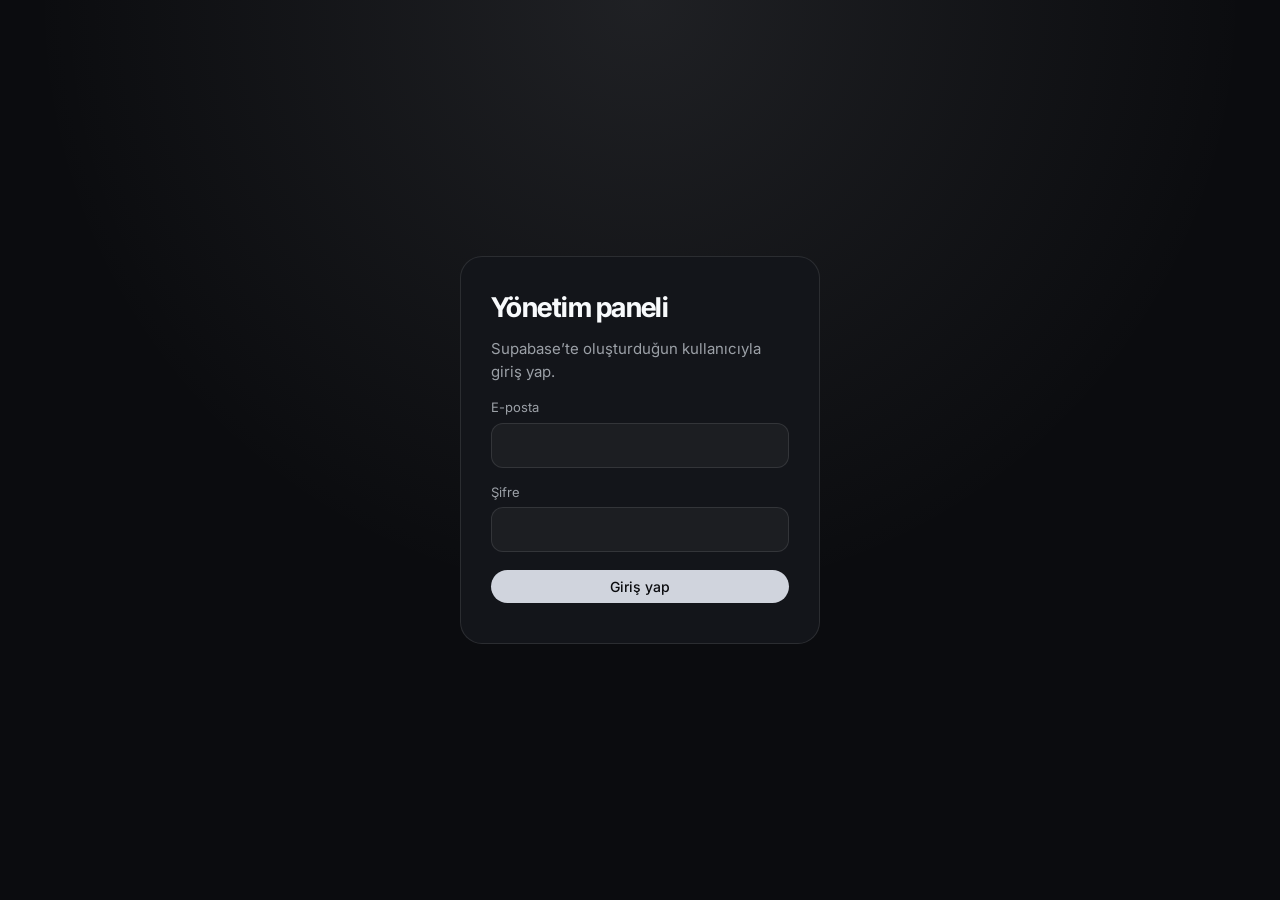
<file: admin/index.html>
<!DOCTYPE html>
<html lang="tr"><head><meta charset="utf-8">
<meta name="viewport" content="width=device-width,initial-scale=1"><meta name="color-scheme" content="dark"><meta name="robots" content="noindex">
<title>Yönetim paneli</title>
<link href="https://fonts.googleapis.com/css2?family=Inter+Tight:wght@500;600;700&family=Inter:wght@400;500;600&display=swap" rel="stylesheet">
<style>
:root{--bg:#0b0c0f;--pn:#13151a;--ln:rgba(255,255,255,.1);--mu:rgba(226,232,240,.66);--ac:#d0d4dd;--lt:#eef0f4;color-scheme:dark}
*{box-sizing:border-box;margin:0}[hidden]{display:none!important}
body{background:radial-gradient(circle at 50% 0,rgba(208,212,221,.10),transparent 55%),var(--bg);color:#f8fafc;font:15px/1.55 Inter,system-ui,sans-serif;min-height:100vh}
h1,h2{font-family:'Inter Tight',Inter,sans-serif;letter-spacing:-.02em}h2{font-size:1.9rem;margin-bottom:4px}.sub{color:var(--mu);margin-bottom:22px}
input,textarea{width:100%;font:inherit;color:#f8fafc;background:rgba(255,255,255,.04);border:1px solid var(--ln);border-radius:12px;padding:10px 13px}
input:focus,textarea:focus{outline:0;border-color:var(--lt)}input[type=checkbox]{width:auto}
label{display:block;font-size:13px;color:var(--mu);margin:14px 0 5px}
.btn{font:500 14px Inter;color:#fff;border:1px solid var(--ln);background:rgba(255,255,255,.05);border-radius:99px;padding:8px 18px;cursor:pointer}.btn:hover{border-color:var(--lt)}
.btn.p{background:var(--ac);border:0;color:#0b0c0f}.btn.s{padding:5px 12px;font-size:13px}.btn.d{color:var(--lt)}
.lgn{min-height:100vh;display:grid;place-items:center;padding:20px}.lgn form{width:min(360px,100%);background:var(--pn);border:1px solid var(--ln);border-radius:22px;padding:30px}
.lgn h1{font-size:1.7rem;margin-bottom:8px}.lgn .btn{margin-top:18px;width:100%}#le{color:var(--lt);margin-top:10px;font-size:14px}
#app{display:grid;grid-template-columns:230px 1fr;min-height:100vh}
aside{background:var(--pn);border-right:1px solid var(--ln);padding:22px 14px;position:sticky;top:0;height:100vh;display:flex;flex-direction:column;gap:3px}
aside .lo{font:700 22px 'Inter Tight';padding:0 12px 18px}aside .lo b{color:var(--ac)}
aside button.n{all:unset;box-sizing:border-box;cursor:pointer;padding:9px 12px;border-radius:10px;color:var(--mu);width:100%}
aside button.n:hover{color:#fff;background:rgba(255,255,255,.04)}aside button.n.on{background:rgba(208,212,221,.16);color:#fff}
aside .f{margin-top:auto;display:grid;gap:8px}
main{padding:32px 40px;max-width:980px;width:100%}
.hd{display:flex;justify-content:space-between;align-items:flex-start;gap:12px;flex-wrap:wrap}
.card{background:var(--pn);border:1px solid var(--ln);border-radius:18px;padding:18px 20px}
.st{display:grid;grid-template-columns:repeat(auto-fit,minmax(170px,1fr));gap:14px;margin-bottom:20px}.st b{display:block;font:600 2rem 'Inter Tight'}
.row{display:flex;align-items:center;gap:14px;padding:12px 0;border-top:1px solid var(--ln)}.row:first-child{border-top:0}
.row .th{width:64px;height:48px;border-radius:10px;background:linear-gradient(135deg,#23262d,#5a5f6b);object-fit:cover;flex:none}
.row .lb{flex:1;min-width:0;overflow:hidden;text-overflow:ellipsis;white-space:nowrap}.row .ac{display:flex;gap:6px;flex:none}
.ft{font-size:11px;padding:2px 9px;border-radius:99px;border:1px solid rgba(208,212,221,.4);color:var(--lt);margin-left:8px}
.ov{position:fixed;inset:0;background:rgba(0,0,0,.7);z-index:20;overflow:auto;padding:24px 14px}
.md{max-width:640px;margin:0 auto;background:var(--pn);border:1px solid var(--ln);border-radius:22px;padding:24px}
.md .ac2{display:flex;gap:10px;justify-content:flex-end;margin-top:22px}
.im{display:flex;align-items:center;gap:14px}.im img{width:110px;height:76px;object-fit:cover;border-radius:12px;background:#1b1d23}
.pr{display:grid;grid-template-columns:1fr 1fr;gap:14px}
.mg{display:grid;grid-template-columns:repeat(auto-fill,minmax(150px,1fr));gap:14px}.mg div{background:var(--pn);border:1px solid var(--ln);border-radius:14px;overflow:hidden;font-size:12px}
.mg img{width:100%;height:100px;object-fit:cover;display:block}.mg p{padding:8px 10px;word-break:break-all;color:var(--mu)}
.ms{white-space:pre-wrap;color:var(--mu);margin:8px 0}
.tt{position:fixed;left:50%;bottom:24px;transform:translate(-50%,20px);background:#f8fafc;color:#08070a;padding:10px 20px;border-radius:99px;opacity:0;pointer-events:none;transition:.25s;z-index:40;font-weight:500}.tt.s{opacity:1;transform:translate(-50%,0)}
@media(max-width:820px){#app{grid-template-columns:1fr}aside{position:static;height:auto;flex-direction:row;overflow-x:auto;padding:10px;border-right:0;border-bottom:1px solid var(--ln)}aside .lo,aside .f{display:none}aside button.n{white-space:nowrap;width:auto}main{padding:22px 16px}.pr{grid-template-columns:1fr}}
</style></head><body>
<div class="lgn" id="lg" hidden><form id="lf"><h1>Yönetim paneli</h1><p class="sub" style="margin:0">Supabase’te oluşturduğun kullanıcıyla giriş yap.</p>
<label for="em">E-posta</label><input id="em" type="email" autocomplete="username" required>
<label for="pw">Şifre</label><input id="pw" type="password" autocomplete="current-password" required><button class="btn p">Giriş yap</button><p id="le"></p></form></div>
<div id="app" hidden><aside><div class="lo">E<b>.</b> panel</div><div id="nv" style="display:contents"></div>
<div class="f"><a class="btn s" href="../index.html" target="_blank" style="text-align:center;text-decoration:none">Siteyi aç</a><button class="btn s" id="out">Çıkış yap</button></div></aside><main id="mn"></main></div>
<div class="ov" id="ov" hidden></div><div class="tt" id="tt"></div>
<script src="../config.js"></script><script src="../cms.js"></script>
<script>
var $=function(s){return document.querySelector(s)},C,V='dash',J={'Content-Type':'application/json'};
var esc=function(s){return String(s==null?'':s).replace(/[&<>"]/g,function(c){return{'&':'&amp;','<':'&lt;','>':'&gt;','"':'&quot;'}[c]})};
var SRC=function(v){v=String(v||'');return/^https?:/.test(v)?v:'../'+v};
var g=function(o,p){return p.split('.').reduce(function(a,k){return a&&a[k]},o)};
var st=function(o,p,v){var a=p.split('.'),l=a.pop();a.reduce(function(x,k){return x[k]=x[k]||{}},o)[l]=v};
function toast(m){var t=$('#tt');t.textContent=m;t.className='tt s';setTimeout(function(){t.className='tt'},1800)}
function api(u,o){return CMS.api(u,o).catch(function(e){if(e==401)gate();throw e})}
function gate(){$('#app').hidden=true;$('#lg').hidden=false}
var SC={projects:{n:'Projeler',o:'Proje',lb:function(x){return x.tr.title},f:[['image','Görsel','img'],['tr.title','Başlık (TR)'],['en.title','Title (EN)'],['tr.desc','Açıklama (TR)','ta'],['en.desc','Description (EN)','ta'],['tr.tags','Etiketler (TR, virgülle ayır)'],['en.tags','Tags (EN, aynı sırayla)'],['featured','Anasayfada öne çıkar','cb']]},
gallery:{n:'Galeri',o:'Fotoğraf',lb:function(x){return x.tr.title||x.tr.cap},f:[['image','Görsel','img'],['tr.title','Başlık (TR)'],['en.title','Title (EN)'],['tr.cap','Açıklama (TR)','ta'],['en.cap','Caption (EN)','ta']]},
posts:{n:'Blog yazıları',o:'Yazı',lb:function(x){return x.tr.title},f:[['tr.title','Başlık (TR)'],['en.title','Title (EN)'],['tr.body','İçerik (TR)','tx'],['en.body','Content (EN)','tx'],['tr.cats','Kategoriler (TR, virgülle ayır)'],['en.cats','Categories (EN, same order)'],['tr.tags','Etiketler (TR, virgülle ayır)'],['en.tags','Tags (EN)']]}};
var TX=[['hero_pre','Anasayfa başlık, ilk kısım (Merhaba, ben)'],['hero_name','Anasayfa başlık, isim'],['hero_k','Anasayfa alt başlık'],['hero_d','Anasayfa açıklama'],['about_sum','Hakkımda özeti (anasayfa)'],['addr','Adres'],['phone','Telefon',1],['email','E-posta',1]];
var NAV=[['dash','Panel'],['projects','Projeler'],['gallery','Galeri'],['posts','Blog yazıları'],['site','Site metinleri'],['msgs','Mesajlar'],['media','Medya'],['set','Ayarlar']];
function save(){return api('/api/content',{method:'PUT',headers:J,body:JSON.stringify(C)}).then(function(r){if(r&&r.site)C=r;toast('Kaydedildi')}).catch(function(e){if(e!=401)toast('Kaydedilemedi. Tarayıcı konsolundaki hataya bak.');throw e})}
function nav(){$('#nv').innerHTML=NAV.map(function(n){return'<button class="n'+(n[0]==V?' on':'')+'" data-v="'+n[0]+'">'+n[1]+'</button>'}).join('')}
function show(v){V=v;nav();var m=$('#mn');
if(v=='dash'){api('/api/messages').then(function(ms){m.innerHTML='<h2>Hoş geldin</h2><p class="sub">Sitenin içeriğini buradan yönetirsin. Veriler Supabase’te saklanır, değişiklikler hemen yayınlanır.</p><div class="st">'+[['Proje',C.projects.length],['Galeri',C.gallery.length],['Yazı',C.posts.length],['Mesaj',ms.length]].map(function(x){return'<div class="card"><b>'+x[1]+'</b>'+x[0]+'</div>'}).join('')+'</div>'})}
else if(SC[v]){var s=SC[v];m.innerHTML='<div class="hd"><div><h2>'+s.n+'</h2><p class="sub">Sırayı oklarla değiştir, düzenlemek için Düzenle’ye bas.</p></div><button class="btn p" data-a="new">+ Yeni '+s.o.toLowerCase()+'</button></div><div class="card">'+(C[v].length?C[v].map(function(x,i){return'<div class="row">'+(x.image?'<img class="th" src="'+esc(SRC(x.image))+'" alt="" onerror="this.removeAttribute(\'src\')">':'')+'<div class="lb">'+esc(s.lb(x))+(x.featured?'<span class="ft">öne çıkan</span>':'')+'</div><div class="ac"><button class="btn s" data-a="up" data-i="'+i+'">↑</button><button class="btn s" data-a="dn" data-i="'+i+'">↓</button><button class="btn s" data-a="ed" data-i="'+i+'">Düzenle</button><button class="btn s d" data-a="del" data-i="'+i+'">Sil</button></div></div>'}).join(''):'<p class="sub" style="margin:0">Henüz kayıt yok.</p>')+'</div>'}
else if(v=='site'){m.innerHTML='<div class="hd"><div><h2>Site metinleri</h2><p class="sub">Anasayfa ve iletişim bilgileri.</p></div><button class="btn p" data-a="svs">Kaydet</button></div><div class="card">'+TX.map(function(t){return'<label>'+t[1]+(t[2]?'':' (Türkçe)')+'</label><input data-p="site.'+t[0]+'.tr" value="'+esc(C.site[t[0]].tr)+'">'+(t[2]?'':'<label>'+t[1]+' (English)</label><input data-p="site.'+t[0]+'.en" value="'+esc(C.site[t[0]].en)+'">')}).join('')+'</div>'}
else if(v=='msgs'){api('/api/messages').then(function(ms){m.innerHTML='<h2>Mesajlar</h2><p class="sub">İletişim formundan gelenler.</p>'+(ms.length?ms.map(function(x){return'<div class="card" style="margin-bottom:12px"><div class="hd"><b>'+esc(x.n)+'</b><span class="sub" style="margin:0">'+new Date(x.d).toLocaleString('tr-TR')+'</span></div><a href="mailto:'+esc(x.e)+'" style="color:var(--lt)">'+esc(x.e)+'</a>'+(x.s?' · '+esc(x.s):'')+'<p class="ms">'+esc(x.m)+'</p><button class="btn s d" data-a="dm" data-i="'+esc(x.id)+'">Sil</button></div>'}).join(''):'<div class="card">Henüz mesaj yok.</div>')})}
else if(v=='media'){api('/api/media').then(function(ms){m.innerHTML='<h2>Medya</h2><p class="sub">Panelden yüklenen görseller. Supabase Storage’daki images klasöründe durur (otomatik küçültülür).</p><div class="mg">'+(ms.map(function(x){return'<div><img src="'+esc(SRC(x.url))+'" alt=""><p>'+esc(x.name)+'</p><p><button class="btn s d" data-a="dmd" data-i="'+esc(x.name)+'">Sil</button></p></div>'}).join('')||'Henüz görsel yok.')+'</div>'})}
else{m.innerHTML='<h2>Ayarlar</h2><p class="sub">Supabase kullanıcı şifreni değiştir (en az 8 karakter).</p><div class="card" style="max-width:420px"><label>Mevcut şifre</label><input id="po" type="password" autocomplete="current-password"><label>Yeni şifre</label><input id="pn" type="password" autocomplete="new-password"><button class="btn p" style="margin-top:18px" data-a="pw">Şifreyi değiştir</button></div>'}}
function up(f){return createImageBitmap(f).then(function(b){var k=Math.min(1,1600/Math.max(b.width,b.height)),c=document.createElement('canvas');c.width=Math.round(b.width*k);c.height=Math.round(b.height*k);c.getContext('2d').drawImage(b,0,0,c.width,c.height);
return new Promise(function(r){c.toBlob(r,'image/jpeg',.82)})}).then(function(bl){return api('/api/upload?name='+encodeURIComponent(f.name.replace(/\.\w+$/,'')+'.jpg'),{method:'POST',body:bl})})}
function edit(k,i){var s=SC[k],x=i<0?{tr:{},en:{}}:JSON.parse(JSON.stringify(C[k][i])),o=$('#ov');
o.innerHTML='<div class="md"><h2>'+(i<0?'Yeni ':'')+s.o+'</h2>'+s.f.map(function(f){var v=g(x,f[0]),t=f[2];
if(t=='img')return'<label>'+f[1]+'</label><div class="im"><img id="pv" src="'+(v?esc(SRC(v)):'')+'" alt=""><div><input type="hidden" data-p="image" value="'+esc(v)+'"><input type="file" id="fl" accept="image/*" hidden><button type="button" class="btn s" id="pk">Görsel seç</button> <button type="button" class="btn s d" id="rm">Kaldır</button></div></div>';
if(t=='cb')return'<label><input type="checkbox" data-p="'+f[0]+'"'+(v?' checked':'')+'> '+f[1]+'</label>';
if(t)return'<label>'+f[1]+'</label><textarea rows="'+(t=='tx'?10:3)+'" data-p="'+f[0]+'">'+esc(v)+'</textarea>';
return'<label>'+f[1]+'</label><input data-p="'+f[0]+'" value="'+esc(v)+'">'}).join('')+'<div class="ac2"><button class="btn" id="cn">Vazgeç</button><button class="btn p" id="ok">Kaydet</button></div></div>';o.hidden=false;
var pk=$('#pk');if(pk){pk.onclick=function(){$('#fl').click()};$('#fl').onchange=function(){var f=this.files[0];if(!f)return;pk.textContent='Yükleniyor…';up(f).then(function(r){o.querySelector('[data-p=image]').value=r.url;$('#pv').src=SRC(r.url);pk.textContent='Görsel seç'}).catch(function(){pk.textContent='Görsel seç';toast('Yüklenemedi')})};
$('#rm').onclick=function(){o.querySelector('[data-p=image]').value='';$('#pv').removeAttribute('src')}}
$('#cn').onclick=function(){o.hidden=true};
$('#ok').onclick=function(){o.querySelectorAll('[data-p]').forEach(function(e){st(x,e.dataset.p,e.type=='checkbox'?e.checked:e.value)});if(i<0){x.id=Date.now().toString(36);C[k].push(x)}else C[k][i]=x;o.hidden=true;save().then(function(){show(V)},function(){})}}
$('#nv').onclick=function(e){var b=e.target.closest('[data-v]');if(b)show(b.dataset.v)};
$('#mn').onclick=function(e){var b=e.target.closest('[data-a]');if(!b)return;var a=b.dataset.a,i=+b.dataset.i,l=C[V];
if(a=='new')edit(V,-1);else if(a=='ed')edit(V,i);
else if(a=='del'){if(confirm('Bu kayıt silinsin mi?')){l.splice(i,1);save().then(function(){show(V)},function(){show(V)})}}
else if(a=='up'&&i>0||a=='dn'&&i<l.length-1){var j=a=='up'?i-1:i+1,t=l[i];l[i]=l[j];l[j]=t;save().then(function(){show(V)},function(){})}
else if(a=='svs'){$('#mn').querySelectorAll('[data-p]').forEach(function(e){st(C,e.dataset.p,e.value);if(e.dataset.p.slice(-3)=='.tr'&&/phone|email/.test(e.dataset.p))st(C,e.dataset.p.replace('.tr','.en'),e.value)});save()}
else if(a=='dm'){api('/api/messages/'+b.dataset.i,{method:'DELETE'}).then(function(){show('msgs')})}
else if(a=='dmd'){if(confirm('Görsel silinsin mi? Kullanıldığı yerlerde görünmez olur.'))api('/api/media/'+encodeURIComponent(b.dataset.i),{method:'DELETE'}).then(function(){show('media')})}
else if(a=='pw'){api('/api/password',{method:'POST',headers:J,body:JSON.stringify({old:$('#po').value,new:$('#pn').value})}).then(function(){toast('Şifre değişti');$('#po').value=$('#pn').value=''}).catch(function(){toast('Şifre değişmedi. Bilgileri kontrol et.')})}};
$('#out').onclick=function(){api('/api/logout',{method:'POST'}).catch(function(){}).then(function(){location.reload()})};
$('#lf').onsubmit=function(e){e.preventDefault();$('#le').textContent='';CMS.login($('#em').value.trim(),$('#pw').value).then(function(){start()},function(m){$('#le').textContent=m==401?'E-posta veya şifre yanlış.':'Bağlantı hatası.'})};
function start(){api('/api/content').then(function(c){C=c;return api('/api/me')}).then(function(){$('#lg').hidden=true;$('#app').hidden=false;show('dash')}).catch(function(){})}
api('/api/me').then(start,gate);
</script></body></html>
</file>
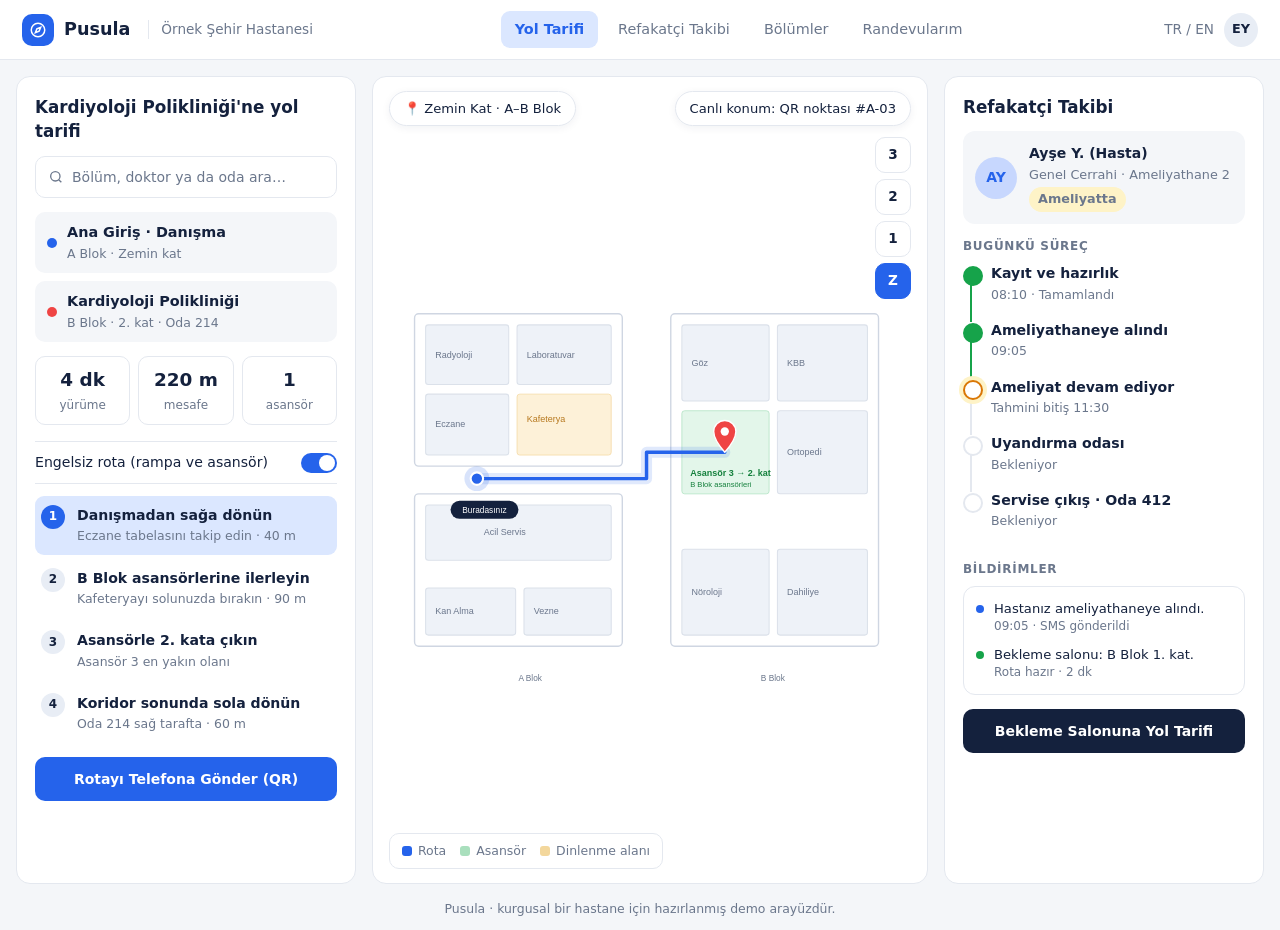
<file: demos/hastane-yonlendirme/index.html>
<!DOCTYPE html>
<html lang="tr">
<head>
<meta charset="utf-8">
<meta name="viewport" content="width=device-width,initial-scale=1">
<title>Pusula · Hastane İçi Yönlendirme ve Refakatçi Takibi (Demo)</title>
<style>
:root{--bg:#f4f6f9;--card:#fff;--ink:#14213d;--mu:#6b778c;--line:#e4e8ef;--pri:#2563eb;--pri2:#dbe7ff;--ok:#16a34a;--okb:#dcfce7;--warn:#d97706;--warnb:#fef3c7;--r:14px}
*{box-sizing:border-box;margin:0;padding:0}
body{font-family:"Segoe UI",system-ui,-apple-system,Roboto,Arial,sans-serif;background:var(--bg);color:var(--ink);font-size:14px;line-height:1.45}
header{height:60px;background:#fff;border-bottom:1px solid var(--line);display:flex;align-items:center;justify-content:space-between;padding:0 22px}
.lg{display:flex;align-items:center;gap:10px;font-weight:700;font-size:1.1rem}
.lg i{width:32px;height:32px;border-radius:10px;background:var(--pri);display:grid;place-items:center}
.lg i svg{width:18px;height:18px;fill:none;stroke:#fff;stroke-width:2}
.lg small{font-weight:400;color:var(--mu);font-size:.85rem;margin-left:8px;padding-left:12px;border-left:1px solid var(--line)}
nav{display:flex;gap:6px}
nav a{padding:8px 14px;border-radius:9px;color:var(--mu);font-size:.9rem;text-decoration:none}
nav a.on{background:var(--pri2);color:var(--pri);font-weight:600}
.hr{display:flex;gap:10px;align-items:center;color:var(--mu);font-size:.85rem}
.hr b{width:34px;height:34px;border-radius:50%;background:#e8edf5;display:grid;place-items:center;color:var(--ink);font-size:.8rem}
.app{display:grid;grid-template-columns:340px 1fr 320px;gap:16px;padding:16px;height:calc(100vh - 60px);min-height:760px}
.pn{background:var(--card);border:1px solid var(--line);border-radius:var(--r);padding:18px;overflow:auto}
h2{font-size:1.05rem;margin-bottom:12px}
.sr{display:flex;align-items:center;gap:8px;border:1px solid var(--line);border-radius:10px;padding:10px 12px;color:var(--mu);margin-bottom:14px}
.sr svg{width:16px;height:16px;stroke:currentColor;fill:none;stroke-width:2}
.fr{display:grid;gap:8px;margin-bottom:14px}
.pt{display:flex;gap:10px;align-items:center;padding:10px 12px;border-radius:10px;background:var(--bg)}
.pt i{width:10px;height:10px;border-radius:50%;flex:none}
.pt b{display:block;font-size:.9rem}
.pt span{font-size:.78rem;color:var(--mu)}
.st{display:grid;grid-template-columns:repeat(3,1fr);gap:8px;margin-bottom:16px}
.st div{border:1px solid var(--line);border-radius:10px;padding:10px;text-align:center}
.st b{display:block;font-size:1.15rem}
.st span{font-size:.75rem;color:var(--mu)}
.tg{display:flex;justify-content:space-between;align-items:center;padding:10px 0;border-top:1px solid var(--line);border-bottom:1px solid var(--line);margin-bottom:12px;font-size:.88rem}
.sw{width:36px;height:20px;border-radius:999px;background:var(--pri);position:relative}
.sw:after{content:"";position:absolute;right:2px;top:2px;width:16px;height:16px;border-radius:50%;background:#fff}
ol.steps{list-style:none;display:grid;gap:4px;counter-reset:s}
ol.steps li{display:flex;gap:12px;padding:9px 6px;border-radius:9px}
ol.steps li.on{background:var(--pri2)}
ol.steps li:before{counter-increment:s;content:counter(s);flex:none;width:24px;height:24px;border-radius:50%;background:#e8edf5;display:grid;place-items:center;font-size:.75rem;font-weight:700}
ol.steps li.on:before{background:var(--pri);color:#fff}
ol.steps b{display:block;font-size:.88rem}
ol.steps span{font-size:.78rem;color:var(--mu)}
.btn{display:block;width:100%;text-align:center;padding:12px;border-radius:10px;background:var(--pri);color:#fff;font-weight:600;margin-top:14px;border:0;font:inherit;font-weight:600}
.map{position:relative;background:var(--card);border:1px solid var(--line);border-radius:var(--r);overflow:hidden}
.mt{position:absolute;left:16px;top:14px;right:16px;display:flex;justify-content:space-between;align-items:center;z-index:2}
.chip{background:#fff;border:1px solid var(--line);border-radius:999px;padding:7px 14px;font-size:.82rem;box-shadow:0 2px 8px rgba(20,33,61,.06)}
.fl{position:absolute;right:16px;top:60px;display:grid;gap:6px;z-index:2}
.fl span{width:36px;height:36px;border-radius:10px;background:#fff;border:1px solid var(--line);display:grid;place-items:center;font-weight:600;font-size:.85rem}
.fl span.on{background:var(--pri);color:#fff;border-color:var(--pri)}
.map svg{position:absolute;inset:0;width:100%;height:100%}
.lgd{position:absolute;left:16px;bottom:14px;display:flex;gap:14px;font-size:.78rem;color:var(--mu);background:#fff;padding:8px 12px;border-radius:10px;border:1px solid var(--line)}
.lgd i{display:inline-block;width:10px;height:10px;border-radius:3px;margin-right:6px;vertical-align:-1px}
.pc{display:flex;gap:12px;align-items:center;padding:12px;border-radius:12px;background:var(--bg);margin-bottom:14px}
.av{width:42px;height:42px;border-radius:50%;background:#c7d7fe;display:grid;place-items:center;font-weight:700;color:var(--pri)}
.pc b{display:block}
.pc span{font-size:.8rem;color:var(--mu)}
.badge{display:inline-block;font-size:.72rem;font-weight:700;padding:3px 9px;border-radius:999px;background:var(--warnb);color:var(--warn);margin-top:3px}
.tl{list-style:none;position:relative;margin:4px 0 14px}
.tl li{position:relative;padding:0 0 16px 28px}
.tl li:before{content:"";position:absolute;left:7px;top:18px;bottom:-2px;width:2px;background:var(--line)}
.tl li:last-child:before{display:none}
.tl li:after{content:"";position:absolute;left:0;top:3px;width:16px;height:16px;border-radius:50%;border:2px solid var(--line);background:#fff}
.tl li.dn:after{background:var(--ok);border-color:var(--ok)}
.tl li.dn:before{background:var(--ok)}
.tl li.ac:after{border-color:var(--warn);box-shadow:0 0 0 4px var(--warnb)}
.tl b{display:block;font-size:.88rem}
.tl span{font-size:.78rem;color:var(--mu)}
.nt{border:1px solid var(--line);border-radius:12px;padding:12px;display:grid;gap:10px}
.nt div{display:flex;gap:10px;font-size:.82rem}
.nt i{flex:none;width:8px;height:8px;border-radius:50%;background:var(--pri);margin-top:6px}
.nt span{color:var(--mu);display:block;font-size:.75rem}
.lab{font-size:.75rem;color:var(--mu);text-transform:uppercase;letter-spacing:.06em;margin:4px 0 8px;font-weight:600}
footer{text-align:center;color:var(--mu);font-size:.78rem;padding:0 0 12px}
@media(max-width:1100px){.app{grid-template-columns:1fr;height:auto}.map{min-height:520px}nav{display:none}}
</style>
</head>
<body>
<header>
<div class="lg"><i><svg viewBox="0 0 24 24"><circle cx="12" cy="12" r="9"/><path d="M15.5 8.5l-2 5-5 2 2-5z"/></svg></i>Pusula<small>Örnek Şehir Hastanesi</small></div>
<nav><a class="on" href="#">Yol Tarifi</a><a href="#">Refakatçi Takibi</a><a href="#">Bölümler</a><a href="#">Randevularım</a></nav>
<div class="hr">TR / EN<b>EY</b></div>
</header>
<div class="app">
<aside class="pn">
<h2>Kardiyoloji Polikliniği'ne yol tarifi</h2>
<div class="sr"><svg viewBox="0 0 24 24"><circle cx="11" cy="11" r="7"/><path d="M20 20l-4-4"/></svg>Bölüm, doktor ya da oda ara…</div>
<div class="fr">
<div class="pt"><i style="background:var(--pri)"></i><div><b>Ana Giriş · Danışma</b><span>A Blok · Zemin kat</span></div></div>
<div class="pt"><i style="background:#ef4444"></i><div><b>Kardiyoloji Polikliniği</b><span>B Blok · 2. kat · Oda 214</span></div></div>
</div>
<div class="st"><div><b>4 dk</b><span>yürüme</span></div><div><b>220 m</b><span>mesafe</span></div><div><b>1</b><span>asansör</span></div></div>
<div class="tg"><span>Engelsiz rota (rampa ve asansör)</span><span class="sw"></span></div>
<ol class="steps">
<li class="on"><div><b>Danışmadan sağa dönün</b><span>Eczane tabelasını takip edin · 40 m</span></div></li>
<li><div><b>B Blok asansörlerine ilerleyin</b><span>Kafeteryayı solunuzda bırakın · 90 m</span></div></li>
<li><div><b>Asansörle 2. kata çıkın</b><span>Asansör 3 en yakın olanı</span></div></li>
<li><div><b>Koridor sonunda sola dönün</b><span>Oda 214 sağ tarafta · 60 m</span></div></li>
</ol>
<button class="btn">Rotayı Telefona Gönder (QR)</button>
</aside>

<section class="map">
<div class="mt"><span class="chip">📍 Zemin Kat · A–B Blok</span><span class="chip">Canlı konum: QR noktası #A-03</span></div>
<div class="fl"><span>3</span><span>2</span><span>1</span><span class="on">Z</span></div>
<svg viewBox="0 0 800 640" preserveAspectRatio="xMidYMid meet">

<g fill="#fff" stroke="#cfd6e2" stroke-width="2">
<rect x="60" y="80" width="300" height="220" rx="6"/>
<rect x="60" y="340" width="300" height="220" rx="6"/>
<rect x="430" y="80" width="300" height="480" rx="6"/>
</g>
<g fill="#eef2f8" stroke="#dbe1ea" stroke-width="1.5">
<rect x="76" y="96" width="120" height="86" rx="4"/><rect x="208" y="96" width="136" height="86" rx="4"/>
<rect x="76" y="196" width="120" height="88" rx="4"/>
<rect x="76" y="356" width="268" height="80" rx="4"/>
<rect x="76" y="476" width="130" height="68" rx="4"/><rect x="218" y="476" width="126" height="68" rx="4"/>
<rect x="446" y="96" width="126" height="110" rx="4"/><rect x="584" y="96" width="130" height="110" rx="4"/>
<rect x="584" y="220" width="130" height="120" rx="4"/>
<rect x="446" y="420" width="126" height="124" rx="4"/><rect x="584" y="420" width="130" height="124" rx="4"/>
</g>
<rect x="208" y="196" width="136" height="88" rx="4" fill="#fdf1d8" stroke="#f3d79c"/>
<rect x="446" y="220" width="126" height="120" rx="4" fill="#e3f6ea" stroke="#a9dfbd"/>
<g font-family="Segoe UI,Arial" font-size="13" fill="#6b778c">
<text x="90" y="144">Radyoloji</text><text x="222" y="144">Laboratuvar</text><text x="90" y="244">Eczane</text>
<text x="222" y="236" fill="#b7791f">Kafeterya</text><text x="160" y="400">Acil Servis</text>
<text x="90" y="514">Kan Alma</text><text x="232" y="514">Vezne</text>
<text x="460" y="156">Göz</text><text x="598" y="156">KBB</text>
<text x="458" y="314" fill="#15803d" font-weight="600">Asansör 3 → 2. kat</text><text x="458" y="330" fill="#15803d" font-size="11">B Blok asansörleri</text>
<text x="598" y="284">Ortopedi</text><text x="460" y="486">Nöroloji</text><text x="598" y="486">Dahiliye</text>
<text x="210" y="610" font-size="12">A Blok</text><text x="560" y="610" font-size="12">B Blok</text>
</g>
<path d="M150 318 L395 318 L395 280 L508 280" fill="none" stroke="#2563eb" stroke-width="16" stroke-linecap="round" stroke-linejoin="round" opacity=".14"/>
<path d="M150 318 L395 318 L395 280 L508 280" fill="none" stroke="#2563eb" stroke-width="5" stroke-linecap="round" stroke-linejoin="round" stroke-dasharray="1 0"/>
<g transform="translate(150 318)"><circle r="18" fill="#2563eb" opacity=".18"/><circle r="9" fill="#2563eb" stroke="#fff" stroke-width="3"/></g>
<g transform="translate(118 350)"><rect x="-6" y="0" width="98" height="26" rx="13" fill="#14213d"/><text x="43" y="17" text-anchor="middle" font-family="Segoe UI,Arial" font-size="12" fill="#fff">Buradasınız</text></g>
<g transform="translate(508 280)"><path d="M0 0 C-14 -16 -16 -24 -16 -30 A16 16 0 0 1 16 -30 C16 -24 14 -16 0 0Z" fill="#ef4444" stroke="#fff" stroke-width="2"/><circle cy="-30" r="6" fill="#fff"/></g>
</svg>
<div class="lgd"><span><i style="background:#2563eb"></i>Rota</span><span><i style="background:#a9dfbd"></i>Asansör</span><span><i style="background:#f3d79c"></i>Dinlenme alanı</span></div>
</section>

<aside class="pn">
<h2>Refakatçi Takibi</h2>
<div class="pc"><div class="av">AY</div><div><b>Ayşe Y. (Hasta)</b><span>Genel Cerrahi · Ameliyathane 2</span><br><span class="badge">Ameliyatta</span></div></div>
<div class="lab">Bugünkü süreç</div>
<ul class="tl">
<li class="dn"><b>Kayıt ve hazırlık</b><span>08:10 · Tamamlandı</span></li>
<li class="dn"><b>Ameliyathaneye alındı</b><span>09:05</span></li>
<li class="ac"><b>Ameliyat devam ediyor</b><span>Tahmini bitiş 11:30</span></li>
<li><b>Uyandırma odası</b><span>Bekleniyor</span></li>
<li><b>Servise çıkış · Oda 412</b><span>Bekleniyor</span></li>
</ul>
<div class="lab">Bildirimler</div>
<div class="nt">
<div><i></i><p>Hastanız ameliyathaneye alındı.<span>09:05 · SMS gönderildi</span></p></div>
<div><i style="background:var(--ok)"></i><p>Bekleme salonu: B Blok 1. kat.<span>Rota hazır · 2 dk</span></p></div>
</div>
<button class="btn" style="background:#14213d">Bekleme Salonuna Yol Tarifi</button>
</aside>
</div>
<footer>Pusula · kurgusal bir hastane için hazırlanmış demo arayüzdür.</footer>
</body>
</html>
</file>
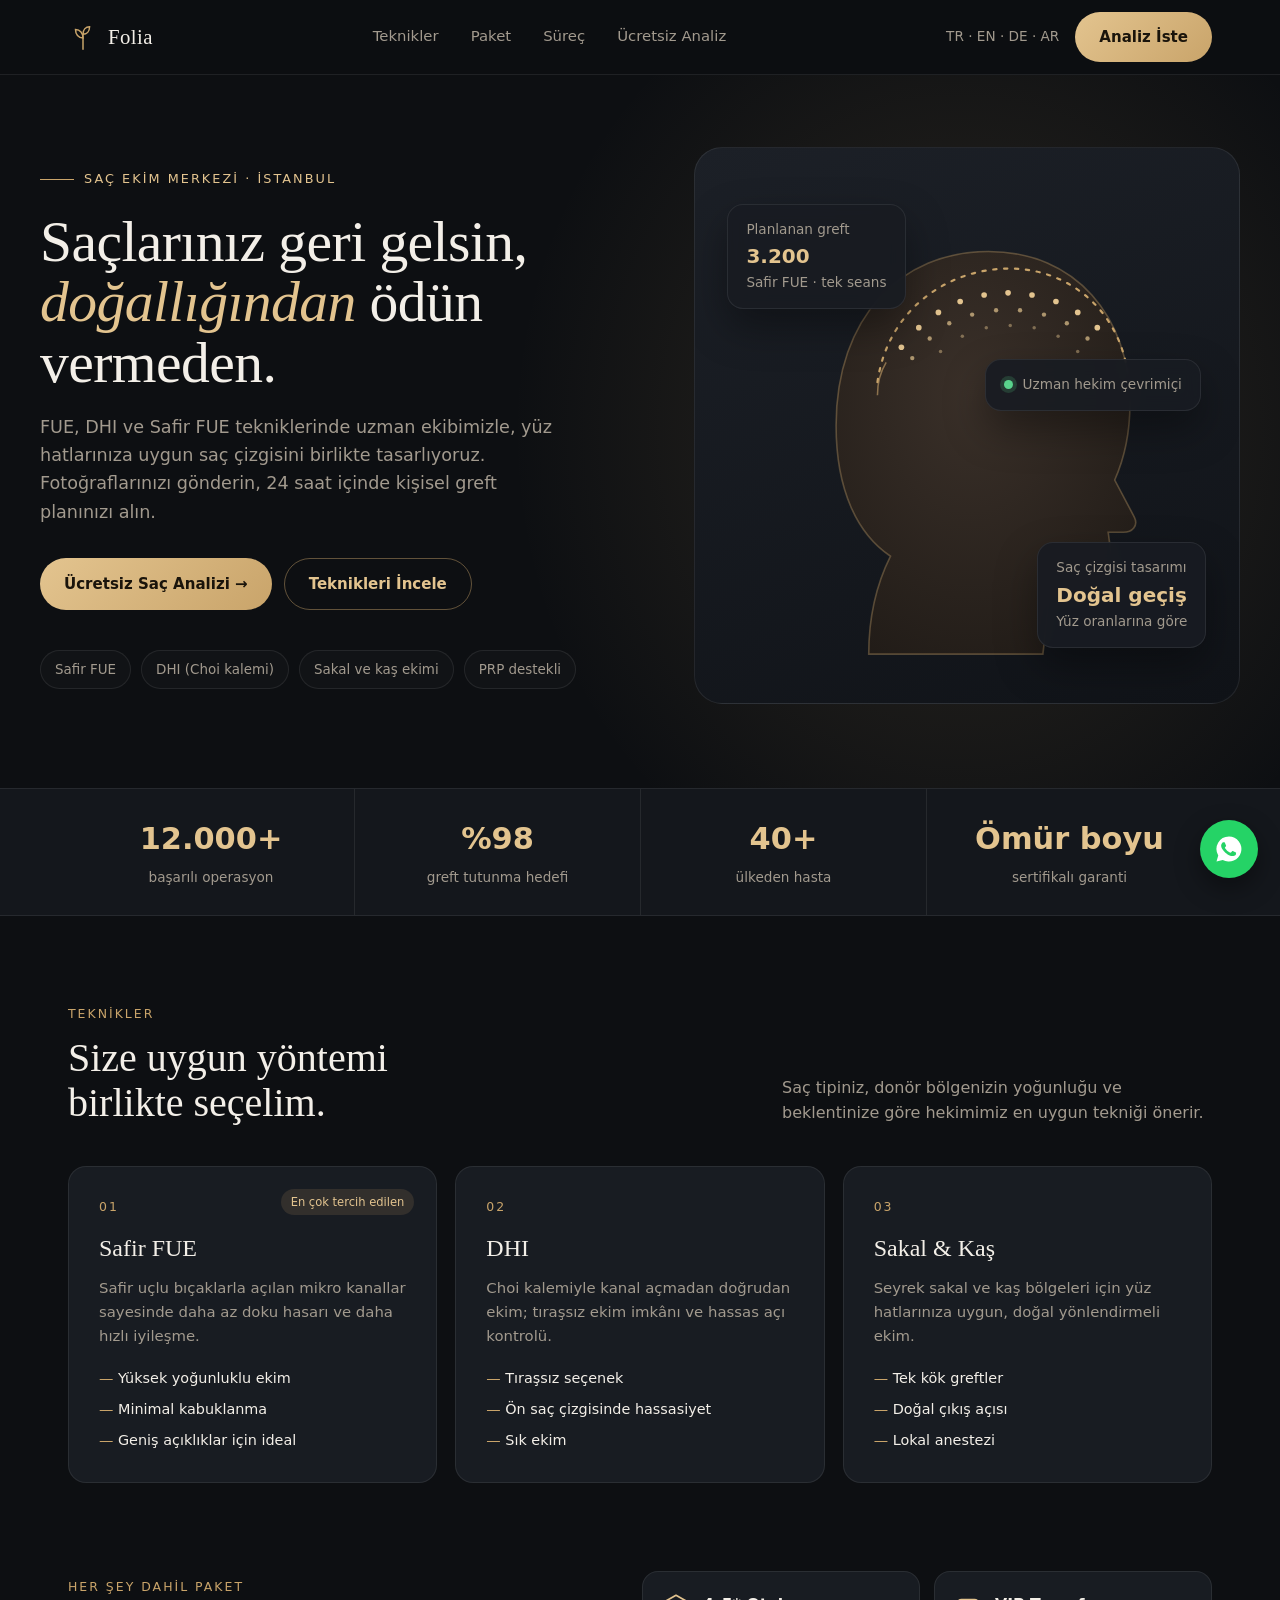
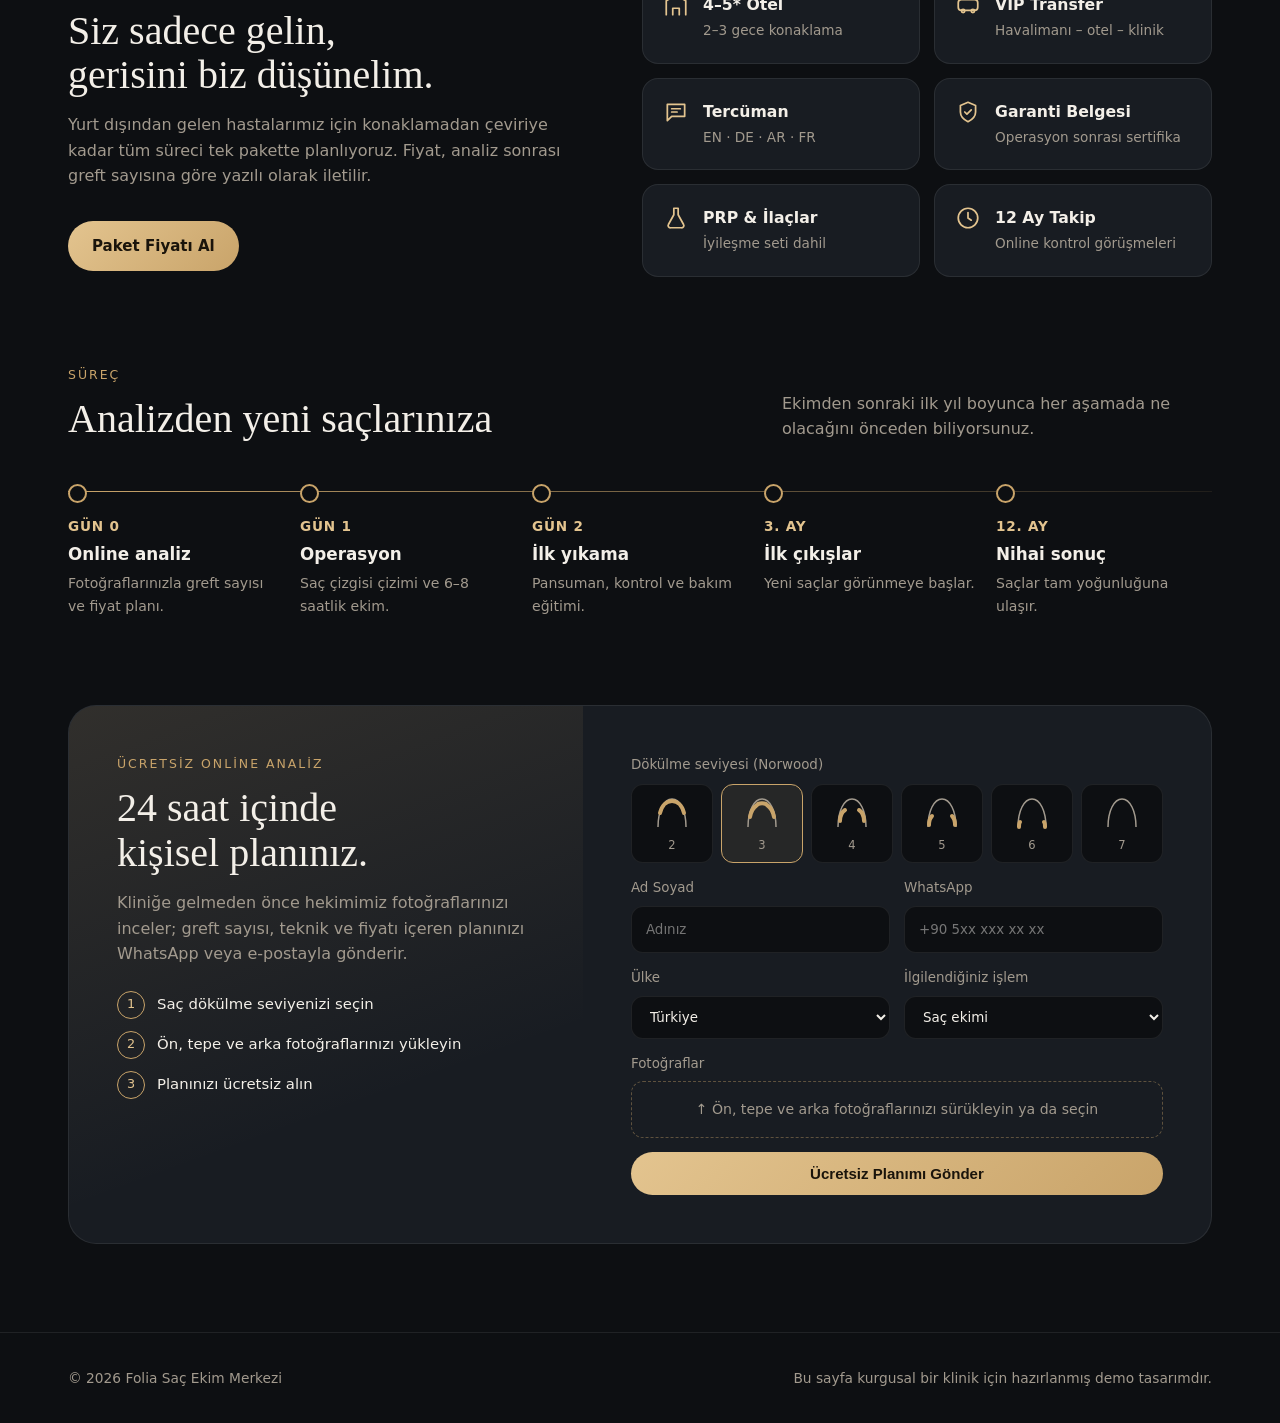
<file: demos/sac-ekimi/index.html>
<!DOCTYPE html>
<html lang="tr">
<head>
<meta charset="utf-8">
<meta name="viewport" content="width=device-width,initial-scale=1">
<title>Folia Saç Ekim Merkezi · Demo</title>
<meta name="description" content="Saç ekimi kliniği web sitesi demo tasarımı: FUE, DHI, Safir FUE, ücretsiz online saç analizi.">
<style>
:root{--bg:#0d0f12;--bg2:#14171c;--card:#181c22;--ink:#f3efe8;--mu:#a29a8e;--gold:#c9a46a;--gold2:#e3c48f;--line:rgba(255,255,255,.08);--r:18px}
*{box-sizing:border-box;margin:0;padding:0}
html{scroll-behavior:smooth}
body{font-family:"Segoe UI",system-ui,-apple-system,Roboto,Arial,sans-serif;background:var(--bg);color:var(--ink);line-height:1.6}
a{color:inherit;text-decoration:none}
.w{max-width:1200px;margin:0 auto;padding:0 28px}
.serif{font-family:Georgia,"Times New Roman",serif;font-weight:400}
header{position:sticky;top:0;z-index:10;background:rgba(13,15,18,.85);backdrop-filter:blur(12px);border-bottom:1px solid var(--line)}
.nav{height:74px;display:flex;align-items:center;justify-content:space-between}
.logo{display:flex;align-items:center;gap:10px;font-size:1.3rem;letter-spacing:.02em}
.logo svg{width:30px;height:30px}
.nav ul{display:flex;gap:32px;list-style:none;font-size:.93rem;color:var(--mu)}
.nav ul a:hover{color:var(--gold2)}
.nr{display:flex;align-items:center;gap:16px;font-size:.85rem;color:var(--mu)}
.btn{display:inline-flex;align-items:center;justify-content:center;gap:8px;padding:13px 24px;border-radius:999px;font-weight:600;font-size:.94rem;border:0;cursor:pointer;transition:transform .15s,background .2s}
.btn:hover{transform:translateY(-1px)}
.bg{background:linear-gradient(135deg,var(--gold2),var(--gold));color:#1a140b}
.bl{border:1px solid rgba(201,164,106,.45);color:var(--gold2);background:transparent}
.hero{position:relative;overflow:hidden}
.hero:before{content:"";position:absolute;right:-10%;top:-20%;width:70%;height:140%;background:radial-gradient(closest-side,rgba(201,164,106,.16),transparent);pointer-events:none}
.hg{display:grid;grid-template-columns:1.05fr .95fr;gap:50px;align-items:center;padding:72px 0 84px;position:relative}
.kick{display:inline-flex;gap:10px;align-items:center;font-size:.8rem;letter-spacing:.16em;text-transform:uppercase;color:var(--gold2)}
.kick:before{content:"";width:34px;height:1px;background:var(--gold)}
h1{font-size:3.6rem;line-height:1.05;letter-spacing:-.01em;margin:22px 0 20px}
h1 em{font-style:italic;color:var(--gold2)}
.lead{font-size:1.1rem;color:var(--mu);max-width:520px}
.cta{display:flex;gap:12px;margin:32px 0 40px;flex-wrap:wrap}
.tech{display:flex;gap:10px;flex-wrap:wrap}
.tech span{padding:8px 14px;border:1px solid var(--line);border-radius:999px;font-size:.84rem;color:var(--mu);background:rgba(255,255,255,.02)}
.vis{position:relative;aspect-ratio:1/1.02;border-radius:28px;background:linear-gradient(160deg,#1c2027,#101318);border:1px solid var(--line);overflow:hidden}
.vis svg.head{position:absolute;inset:8% 10% 0 10%;width:80%;height:92%}
.card{position:absolute;background:rgba(24,28,34,.92);backdrop-filter:blur(8px);border:1px solid var(--line);border-radius:16px;padding:14px 18px;font-size:.85rem;box-shadow:0 18px 40px rgba(0,0,0,.35)}
.card b{display:block;font-size:1.25rem;color:var(--gold2)}
.card span{color:var(--mu)}
.k1{left:6%;top:10%}
.k2{right:6%;bottom:10%}
.k3{right:7%;top:38%;display:flex;gap:10px;align-items:center}
.k3 i{width:9px;height:9px;border-radius:50%;background:#59d38c;box-shadow:0 0 0 4px rgba(89,211,140,.18)}
.strip{border-top:1px solid var(--line);border-bottom:1px solid var(--line);background:var(--bg2)}
.strip .w{display:grid;grid-template-columns:repeat(4,1fr)}
.strip div div{padding:26px 0;text-align:center;border-left:1px solid var(--line)}
.strip div div:first-child{border-left:0}
.strip b{display:block;font-size:1.9rem;color:var(--gold2)}
.strip span{font-size:.85rem;color:var(--mu)}
section{padding:88px 0}
.eb{font-size:.78rem;letter-spacing:.16em;text-transform:uppercase;color:var(--gold);margin-bottom:12px}
.sh{display:flex;justify-content:space-between;align-items:end;gap:24px;margin-bottom:40px}
.sh h2,.h2{font-size:2.5rem;line-height:1.12}
.sh p{color:var(--mu);max-width:430px}
.mth{display:grid;grid-template-columns:repeat(3,1fr);gap:18px}
.m{background:var(--card);border:1px solid var(--line);border-radius:var(--r);padding:30px;position:relative;transition:border-color .2s}
.m:hover{border-color:rgba(201,164,106,.5)}
.m .tag{position:absolute;top:22px;right:22px;font-size:.72rem;padding:4px 10px;border-radius:999px;background:rgba(201,164,106,.14);color:var(--gold2)}
.m h3{font-size:1.5rem;margin:6px 0 10px}
.m p{color:var(--mu);font-size:.93rem}
.m ul{list-style:none;margin-top:18px;display:grid;gap:8px;font-size:.9rem}
.m li:before{content:"— ";color:var(--gold)}
.pk{display:grid;grid-template-columns:1fr 1.1fr;gap:56px;align-items:center}
.pk p{color:var(--mu);margin-top:14px}
.inc{display:grid;grid-template-columns:1fr 1fr;gap:14px}
.inc>div{background:var(--card);border:1px solid var(--line);border-radius:16px;padding:20px;display:flex;gap:14px;align-items:flex-start}
.inc svg{flex:none;width:26px;height:26px;stroke:var(--gold2);fill:none;stroke-width:1.6;stroke-linecap:round;stroke-linejoin:round}
.inc b{display:block;font-size:.98rem}
.inc span{color:var(--mu);font-size:.85rem}
.tl{position:relative;display:grid;grid-template-columns:repeat(5,1fr);gap:16px}
.tl:before{content:"";position:absolute;left:0;right:0;top:9px;height:1px;background:linear-gradient(90deg,var(--gold),rgba(201,164,106,.1))}
.tl div{position:relative;padding-top:34px}
.tl div:before{content:"";position:absolute;left:0;top:2px;width:15px;height:15px;border-radius:50%;background:var(--bg);border:2px solid var(--gold)}
.tl b{display:block;color:var(--gold2);font-size:.85rem;letter-spacing:.06em;text-transform:uppercase}
.tl h4{font-size:1.05rem;margin:4px 0 4px}
.tl p{color:var(--mu);font-size:.88rem}
.an{display:grid;grid-template-columns:.9fr 1.1fr;gap:0;background:var(--card);border:1px solid var(--line);border-radius:28px;overflow:hidden}
.an .l{padding:48px;background:linear-gradient(160deg,rgba(201,164,106,.14),transparent 70%)}
.an .l p{color:var(--mu);margin:14px 0 24px}
.an .l ol{list-style:none;display:grid;gap:12px;counter-reset:a}
.an .l li{display:flex;gap:12px;align-items:center;font-size:.93rem}
.an .l li:before{counter-increment:a;content:counter(a);width:26px;height:26px;border-radius:50%;border:1px solid var(--gold);display:grid;place-items:center;font-size:.8rem;color:var(--gold2);flex:none}
form{padding:48px;display:grid;grid-template-columns:1fr 1fr;gap:14px}
form label{display:grid;gap:7px;font-size:.84rem;color:var(--mu)}
form .f{grid-column:1/-1}
input,select,textarea{font:inherit;padding:12px 14px;border-radius:12px;border:1px solid var(--line);background:var(--bg);color:var(--ink)}
input:focus,select:focus,textarea:focus{outline:1px solid var(--gold);border-color:transparent}
.nw{display:grid;grid-template-columns:repeat(6,1fr);gap:8px}
.nw input{display:none}
.nw label{cursor:pointer;border:1px solid var(--line);border-radius:12px;padding:10px 4px 8px;text-align:center;background:var(--bg);transition:border-color .2s}
.nw svg{width:100%;height:34px}
.nw small{display:block;font-size:.72rem;color:var(--mu)}
.nw input:checked+label{border-color:var(--gold);background:rgba(201,164,106,.08)}
.up{border:1px dashed rgba(201,164,106,.4);border-radius:12px;padding:16px;text-align:center;color:var(--mu);font-size:.88rem;cursor:pointer}
.ok{grid-column:1/-1;display:none;padding:12px 14px;border-radius:12px;background:rgba(89,211,140,.12);color:#8fe3b2}
footer{border-top:1px solid var(--line);padding:34px 0;color:var(--mu);font-size:.86rem}
footer .w{display:flex;justify-content:space-between;gap:20px;flex-wrap:wrap}
.wa{position:fixed;right:22px;bottom:22px;width:58px;height:58px;border-radius:50%;background:#25d366;display:grid;place-items:center;box-shadow:0 10px 26px rgba(0,0,0,.4)}
.wa svg{width:30px;height:30px;fill:#fff}
@media(max-width:980px){.hg,.pk,.an{grid-template-columns:1fr}.mth{grid-template-columns:1fr}.tl{grid-template-columns:1fr 1fr}.tl:before{display:none}.nav ul,.nr span{display:none}h1{font-size:2.7rem}.strip .w{grid-template-columns:1fr 1fr}}
@media(max-width:560px){.inc,form{grid-template-columns:1fr}.nw{grid-template-columns:repeat(3,1fr)}.an .l,form{padding:28px}.sh{flex-direction:column;align-items:start}.sh h2,.h2{font-size:2rem}}
</style>
</head>
<body>
<header><div class="w nav">
<a class="logo serif" href="#"><svg viewBox="0 0 32 32" fill="none" stroke="#c9a46a" stroke-width="1.6" stroke-linecap="round"><path d="M16 29V13"/><path d="M16 17c-5 0-8-4-8-9 5 0 8 4 8 9z"/><path d="M16 13c4 0 7-3 7-8-4 0-7 3-7 8z"/></svg>Folia</a>
<ul><li><a href="#teknikler">Teknikler</a></li><li><a href="#paket">Paket</a></li><li><a href="#surec">Süreç</a></li><li><a href="#analiz">Ücretsiz Analiz</a></li></ul>
<div class="nr"><span>TR · EN · DE · AR</span><a class="btn bg" href="#analiz">Analiz İste</a></div>
</div></header>

<main>
<div class="hero"><div class="w hg">
<div>
<span class="kick">Saç Ekim Merkezi · İstanbul</span>
<h1 class="serif">Saçlarınız geri gelsin,<br><em>doğallığından</em> ödün vermeden.</h1>
<p class="lead">FUE, DHI ve Safir FUE tekniklerinde uzman ekibimizle, yüz hatlarınıza uygun saç çizgisini birlikte tasarlıyoruz. Fotoğraflarınızı gönderin, 24 saat içinde kişisel greft planınızı alın.</p>
<div class="cta"><a class="btn bg" href="#analiz">Ücretsiz Saç Analizi →</a><a class="btn bl" href="#teknikler">Teknikleri İncele</a></div>
<div class="tech"><span>Safir FUE</span><span>DHI (Choi kalemi)</span><span>Sakal ve kaş ekimi</span><span>PRP destekli</span></div>
</div>
<div class="vis" aria-hidden="true">
<svg class="head" viewBox="0 0 400 420">
<defs><radialGradient id="sk" cx=".45" cy=".35" r=".8"><stop offset="0" stop-color="#3a3029"/><stop offset="1" stop-color="#1f1a16"/></radialGradient></defs>
<path d="M110 400c0-40 10-70 20-90-30-20-50-60-50-120C80 90 140 30 220 30c80 0 130 60 130 140 0 30-6 52-14 70l18 34c4 8-2 14-10 14h-14l4 30c2 18-10 30-28 30h-30l-6 52z" fill="url(#sk)" stroke="rgba(201,164,106,.35)" stroke-width="1.5"/>
<path d="M118 150c10-70 70-108 130-104 50 4 92 40 100 96" fill="none" stroke="#c9a46a" stroke-width="2" stroke-dasharray="3 7" stroke-linecap="round"/>
<g fill="#e3c48f">
<circle cx="140" cy="118" r="2.6"/><circle cx="156" cy="100" r="2.6"/><circle cx="174" cy="86" r="2.6"/><circle cx="194" cy="76" r="2.6"/><circle cx="216" cy="70" r="2.6"/><circle cx="238" cy="68" r="2.6"/><circle cx="260" cy="70" r="2.6"/><circle cx="282" cy="76" r="2.6"/><circle cx="302" cy="86" r="2.6"/><circle cx="320" cy="100" r="2.6"/>
<circle cx="150" cy="128" r="2" opacity=".7"/><circle cx="166" cy="110" r="2" opacity=".7"/><circle cx="184" cy="96" r="2" opacity=".7"/><circle cx="205" cy="88" r="2" opacity=".7"/><circle cx="227" cy="84" r="2" opacity=".7"/><circle cx="249" cy="84" r="2" opacity=".7"/><circle cx="271" cy="88" r="2" opacity=".7"/><circle cx="292" cy="96" r="2" opacity=".7"/><circle cx="311" cy="110" r="2" opacity=".7"/>
<circle cx="176" cy="122" r="1.6" opacity=".45"/><circle cx="196" cy="108" r="1.6" opacity=".45"/><circle cx="218" cy="100" r="1.6" opacity=".45"/><circle cx="240" cy="98" r="1.6" opacity=".45"/><circle cx="262" cy="100" r="1.6" opacity=".45"/><circle cx="284" cy="108" r="1.6" opacity=".45"/><circle cx="302" cy="122" r="1.6" opacity=".45"/>
</g>
<path d="M126 132c-6 10-8 22-8 30" stroke="#c9a46a" stroke-width="1.4" fill="none" opacity=".6"/>
</svg>
<div class="card k1"><span>Planlanan greft</span><b>3.200</b><span>Safir FUE · tek seans</span></div>
<div class="card k3"><i></i><span>Uzman hekim çevrimiçi</span></div>
<div class="card k2"><span>Saç çizgisi tasarımı</span><b>Doğal geçiş</b><span>Yüz oranlarına göre</span></div>
</div>
</div></div>

<div class="strip"><div class="w">
<div><b>12.000+</b><span>başarılı operasyon</span></div>
<div><b>%98</b><span>greft tutunma hedefi</span></div>
<div><b>40+</b><span>ülkeden hasta</span></div>
<div><b>Ömür boyu</b><span>sertifikalı garanti</span></div>
</div></div>

<section id="teknikler"><div class="w">
<div class="sh"><div><div class="eb">Teknikler</div><h2 class="serif">Size uygun yöntemi<br>birlikte seçelim.</h2></div><p>Saç tipiniz, donör bölgenizin yoğunluğu ve beklentinize göre hekimimiz en uygun tekniği önerir.</p></div>
<div class="mth">
<div class="m"><span class="tag">En çok tercih edilen</span><div class="eb">01</div><h3 class="serif">Safir FUE</h3><p>Safir uçlu bıçaklarla açılan mikro kanallar sayesinde daha az doku hasarı ve daha hızlı iyileşme.</p><ul><li>Yüksek yoğunluklu ekim</li><li>Minimal kabuklanma</li><li>Geniş açıklıklar için ideal</li></ul></div>
<div class="m"><div class="eb">02</div><h3 class="serif">DHI</h3><p>Choi kalemiyle kanal açmadan doğrudan ekim; tıraşsız ekim imkânı ve hassas açı kontrolü.</p><ul><li>Tıraşsız seçenek</li><li>Ön saç çizgisinde hassasiyet</li><li>Sık ekim</li></ul></div>
<div class="m"><div class="eb">03</div><h3 class="serif">Sakal &amp; Kaş</h3><p>Seyrek sakal ve kaş bölgeleri için yüz hatlarınıza uygun, doğal yönlendirmeli ekim.</p><ul><li>Tek kök greftler</li><li>Doğal çıkış açısı</li><li>Lokal anestezi</li></ul></div>
</div>
</div></section>

<section id="paket" style="padding-top:0"><div class="w pk">
<div><div class="eb">Her Şey Dahil Paket</div><h2 class="serif h2">Siz sadece gelin,<br>gerisini biz düşünelim.</h2><p>Yurt dışından gelen hastalarımız için konaklamadan çeviriye kadar tüm süreci tek pakette planlıyoruz. Fiyat, analiz sonrası greft sayısına göre yazılı olarak iletilir.</p><div class="cta" style="margin-bottom:0"><a class="btn bg" href="#analiz">Paket Fiyatı Al</a></div></div>
<div class="inc">
<div><svg viewBox="0 0 24 24"><path d="M3 21V8l9-5 9 5v13"/><path d="M9 21v-6h6v6"/></svg><div><b>4–5* Otel</b><span>2–3 gece konaklama</span></div></div>
<div><svg viewBox="0 0 24 24"><rect x="3" y="7" width="18" height="10" rx="3"/><circle cx="7.5" cy="17.5" r="1.5"/><circle cx="16.5" cy="17.5" r="1.5"/></svg><div><b>VIP Transfer</b><span>Havalimanı – otel – klinik</span></div></div>
<div><svg viewBox="0 0 24 24"><path d="M4 5h16v11H8l-4 4z"/><path d="M8 9h8M8 12h5"/></svg><div><b>Tercüman</b><span>EN · DE · AR · FR</span></div></div>
<div><svg viewBox="0 0 24 24"><path d="M12 3l7 3v6c0 4-3 7-7 9-4-2-7-5-7-9V6z"/><path d="M9 12l2 2 4-4"/></svg><div><b>Garanti Belgesi</b><span>Operasyon sonrası sertifika</span></div></div>
<div><svg viewBox="0 0 24 24"><path d="M10 3h4v6l5 9a2 2 0 01-2 3H7a2 2 0 01-2-3l5-9z"/></svg><div><b>PRP &amp; İlaçlar</b><span>İyileşme seti dahil</span></div></div>
<div><svg viewBox="0 0 24 24"><circle cx="12" cy="12" r="9"/><path d="M12 7v5l3 2"/></svg><div><b>12 Ay Takip</b><span>Online kontrol görüşmeleri</span></div></div>
</div>
</div></section>

<section id="surec" style="padding-top:0"><div class="w">
<div class="sh"><div><div class="eb">Süreç</div><h2 class="serif">Analizden yeni saçlarınıza</h2></div><p>Ekimden sonraki ilk yıl boyunca her aşamada ne olacağını önceden biliyorsunuz.</p></div>
<div class="tl">
<div><b>Gün 0</b><h4>Online analiz</h4><p>Fotoğraflarınızla greft sayısı ve fiyat planı.</p></div>
<div><b>Gün 1</b><h4>Operasyon</h4><p>Saç çizgisi çizimi ve 6–8 saatlik ekim.</p></div>
<div><b>Gün 2</b><h4>İlk yıkama</h4><p>Pansuman, kontrol ve bakım eğitimi.</p></div>
<div><b>3. Ay</b><h4>İlk çıkışlar</h4><p>Yeni saçlar görünmeye başlar.</p></div>
<div><b>12. Ay</b><h4>Nihai sonuç</h4><p>Saçlar tam yoğunluğuna ulaşır.</p></div>
</div>
</div></section>

<section id="analiz" style="padding-top:0"><div class="w">
<div class="an">
<div class="l"><div class="eb">Ücretsiz Online Analiz</div><h2 class="serif h2">24 saat içinde<br>kişisel planınız.</h2><p>Kliniğe gelmeden önce hekimimiz fotoğraflarınızı inceler; greft sayısı, teknik ve fiyatı içeren planınızı WhatsApp veya e-postayla gönderir.</p>
<ol><li>Saç dökülme seviyenizi seçin</li><li>Ön, tepe ve arka fotoğraflarınızı yükleyin</li><li>Planınızı ücretsiz alın</li></ol></div>
<form onsubmit="event.preventDefault();this.querySelector('.ok').style.display='block';this.reset()">
<div class="f"><label style="margin-bottom:8px">Dökülme seviyesi (Norwood)</label>
<div class="nw">
<input type="radio" name="n" id="n2"><label for="n2"><svg viewBox="0 0 40 34"><path d="M6 32c0-16 6-28 14-28s14 12 14 28" fill="none" stroke="#a29a8e" stroke-width="1.5"/><path d="M8 18c2-8 7-12 12-12s10 4 12 12" stroke="#c9a46a" stroke-width="4" fill="none" stroke-linecap="round"/></svg><small>2</small></label>
<input type="radio" name="n" id="n3" checked><label for="n3"><svg viewBox="0 0 40 34"><path d="M6 32c0-16 6-28 14-28s14 12 14 28" fill="none" stroke="#a29a8e" stroke-width="1.5"/><path d="M8 22c1-6 4-10 7-12M32 22c-1-6-4-10-7-12M16 9c3-1 5-1 8 0" stroke="#c9a46a" stroke-width="4" fill="none" stroke-linecap="round"/></svg><small>3</small></label>
<input type="radio" name="n" id="n4"><label for="n4"><svg viewBox="0 0 40 34"><path d="M6 32c0-16 6-28 14-28s14 12 14 28" fill="none" stroke="#a29a8e" stroke-width="1.5"/><path d="M8 26c0-5 2-9 5-11M32 26c0-5-2-9-5-11" stroke="#c9a46a" stroke-width="4" fill="none" stroke-linecap="round"/></svg><small>4</small></label>
<input type="radio" name="n" id="n5"><label for="n5"><svg viewBox="0 0 40 34"><path d="M6 32c0-16 6-28 14-28s14 12 14 28" fill="none" stroke="#a29a8e" stroke-width="1.5"/><path d="M7 30c0-4 1-7 3-9M33 30c0-4-1-7-3-9" stroke="#c9a46a" stroke-width="4" fill="none" stroke-linecap="round"/></svg><small>5</small></label>
<input type="radio" name="n" id="n6"><label for="n6"><svg viewBox="0 0 40 34"><path d="M6 32c0-16 6-28 14-28s14 12 14 28" fill="none" stroke="#a29a8e" stroke-width="1.5"/><path d="M7 32c0-2 0-4 1-5M33 32c0-2 0-4-1-5" stroke="#c9a46a" stroke-width="4" fill="none" stroke-linecap="round"/></svg><small>6</small></label>
<input type="radio" name="n" id="n7"><label for="n7"><svg viewBox="0 0 40 34"><path d="M6 32c0-16 6-28 14-28s14 12 14 28" fill="none" stroke="#a29a8e" stroke-width="1.5"/></svg><small>7</small></label>
</div></div>
<label>Ad Soyad<input required placeholder="Adınız"></label>
<label>WhatsApp<input required type="tel" placeholder="+90 5xx xxx xx xx"></label>
<label>Ülke<select><option>Türkiye</option><option>Almanya</option><option>Birleşik Krallık</option><option>Suudi Arabistan</option><option>Diğer</option></select></label>
<label>İlgilendiğiniz işlem<select><option>Saç ekimi</option><option>Sakal ekimi</option><option>Kaş ekimi</option><option>Emin değilim</option></select></label>
<label class="f">Fotoğraflar<div class="up" onclick="this.textContent='Demo: fotoğraf yükleme bu sürümde kapalı.'">↑ Ön, tepe ve arka fotoğraflarınızı sürükleyin ya da seçin</div></label>
<button class="btn bg f">Ücretsiz Planımı Gönder</button>
<div class="ok">Teşekkürler! Talebiniz alındı (demo).</div>
</form>
</div>
</div></section>
</main>

<footer><div class="w"><span>© 2026 Folia Saç Ekim Merkezi</span><span>Bu sayfa kurgusal bir klinik için hazırlanmış demo tasarımdır.</span></div></footer>
<a class="wa" href="#analiz" aria-label="WhatsApp"><svg viewBox="0 0 24 24"><path d="M12 2a10 10 0 00-8.6 15.1L2 22l5-1.3A10 10 0 1012 2zm5.6 14.2c-.2.7-1.4 1.3-2 1.4-.5.1-1.2.1-1.9-.1-.4-.1-1-.3-1.7-.6-3-1.3-4.9-4.3-5.1-4.5-.1-.2-1.2-1.6-1.2-3s.8-2.2 1-2.5c.3-.3.6-.4.8-.4h.6c.2 0 .4 0 .6.5l.9 2.1c.1.2.1.4 0 .5l-.3.5-.4.5c-.1.1-.3.3-.1.6.2.3.8 1.3 1.7 2.1 1.2 1 2.2 1.4 2.5 1.5.3.2.5.1.6-.1l.9-1c.2-.3.4-.2.6-.1l2 .9c.3.1.5.2.5.3.1.2.1.7-.1 1.3z"/></svg></a>
</body>
</html>
</file>
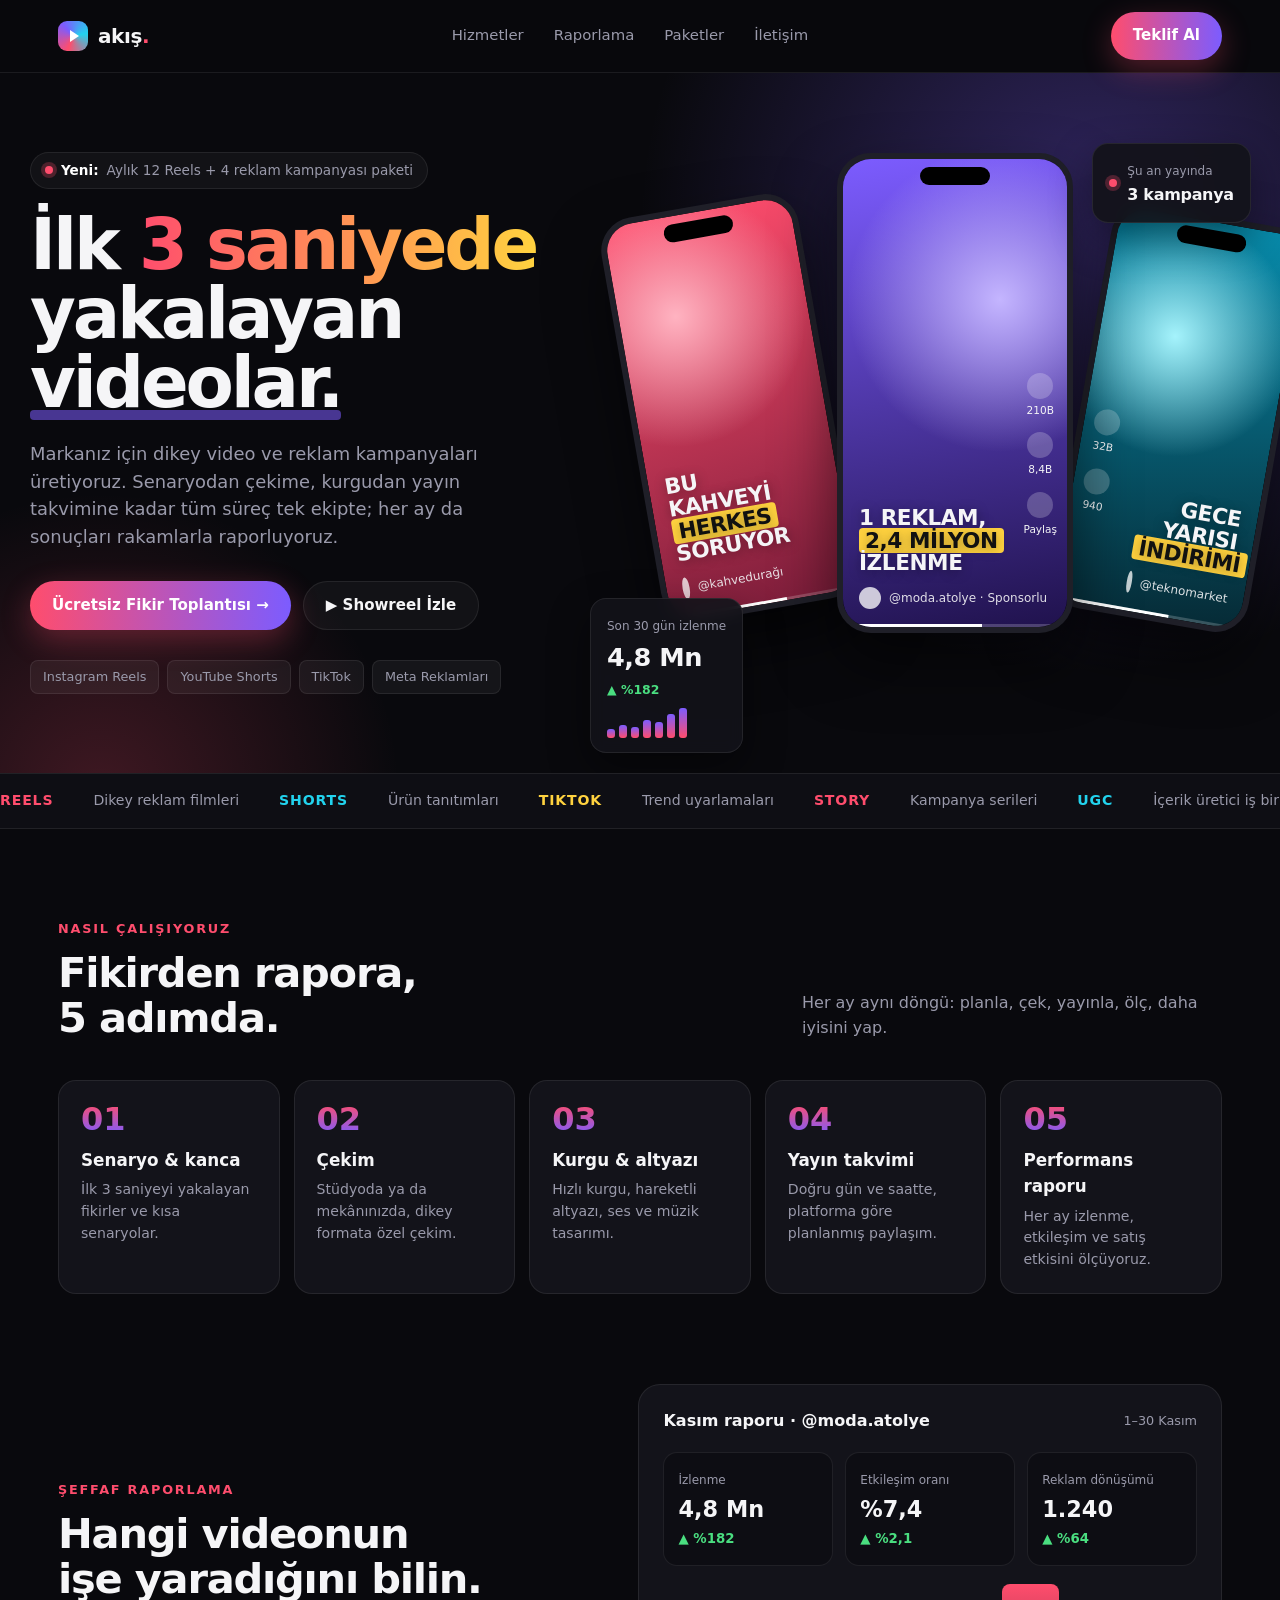
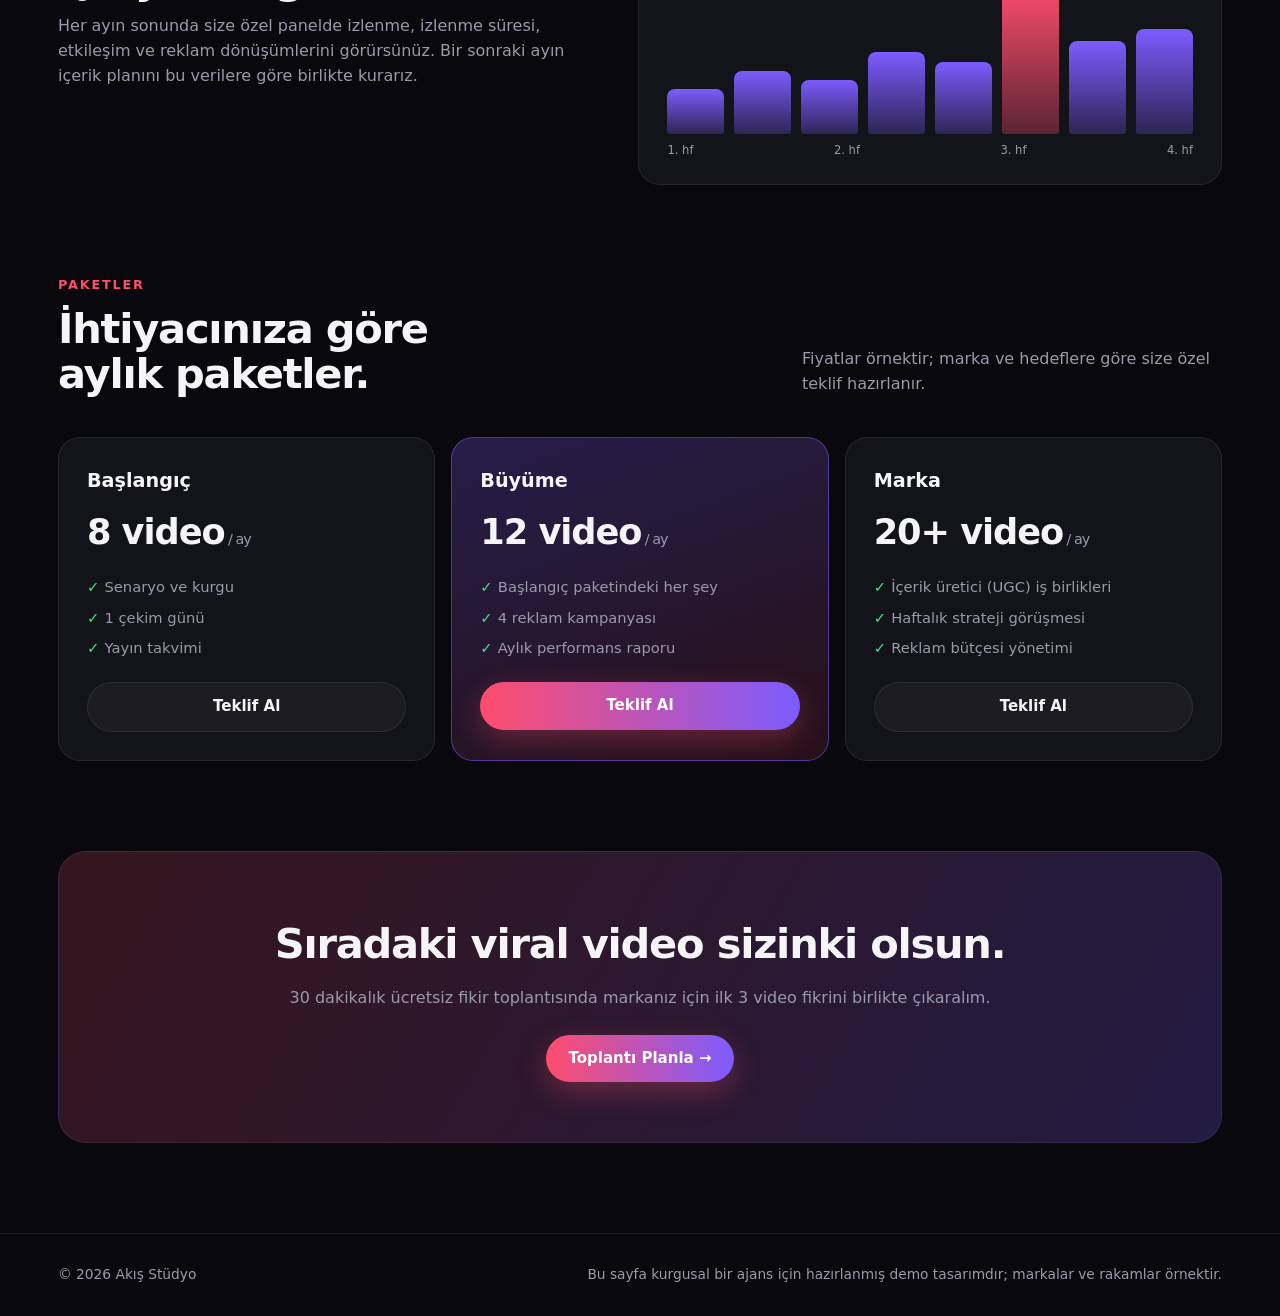
<file: demos/video-ajansi/index.html>
<!DOCTYPE html>
<html lang="tr">
<head>
<meta charset="utf-8">
<meta name="viewport" content="width=device-width,initial-scale=1">
<title>Akış Stüdyo · Viral Video ve Sosyal Medya Reklam Ajansı (Demo)</title>
<style>
:root{--bg:#09090d;--card:#13131a;--ink:#f5f5f7;--mu:#9a9aab;--line:rgba(255,255,255,.08);--a:#ff4d6d;--b:#7c5cff;--c:#22d3ee;--y:#ffd23f}
*{box-sizing:border-box;margin:0;padding:0}
html{scroll-behavior:smooth}
body{font-family:"Segoe UI",system-ui,-apple-system,Roboto,Arial,sans-serif;background:var(--bg);color:var(--ink);line-height:1.55;overflow-x:hidden}
a{color:inherit;text-decoration:none}
.w{max-width:1220px;margin:0 auto;padding:0 28px}
header{position:sticky;top:0;z-index:20;background:rgba(9,9,13,.8);backdrop-filter:blur(12px);border-bottom:1px solid var(--line)}
.nav{height:72px;display:flex;align-items:center;justify-content:space-between}
.logo{display:flex;align-items:center;gap:10px;font-weight:800;font-size:1.25rem;letter-spacing:-.02em}
.logo i{width:30px;height:30px;border-radius:9px;background:conic-gradient(from 200deg,var(--a),var(--b),var(--c),var(--a));display:grid;place-items:center}
.logo i:after{content:"";border-left:9px solid #fff;border-top:6px solid transparent;border-bottom:6px solid transparent;margin-left:3px}
.nav ul{display:flex;gap:30px;list-style:none;color:var(--mu);font-size:.93rem}
.nav ul a:hover{color:#fff}
.btn{display:inline-flex;align-items:center;gap:8px;padding:12px 22px;border-radius:999px;font-weight:700;font-size:.94rem;border:0;cursor:pointer;transition:transform .15s}
.btn:hover{transform:translateY(-1px)}
.bp{background:linear-gradient(90deg,var(--a),var(--b));color:#fff;box-shadow:0 10px 30px rgba(255,77,109,.3)}
.bo{border:1px solid var(--line);background:rgba(255,255,255,.04)}
.hero{position:relative;overflow:hidden}
.hero:before{content:"";position:absolute;width:900px;height:900px;right:-260px;top:-300px;background:radial-gradient(closest-side,rgba(124,92,255,.35),transparent);pointer-events:none}
.hero:after{content:"";position:absolute;width:600px;height:600px;left:-200px;bottom:-320px;background:radial-gradient(closest-side,rgba(255,77,109,.22),transparent);pointer-events:none}
.hg{position:relative;z-index:1;display:grid;grid-template-columns:1fr 1fr;gap:40px;align-items:center;padding:70px 0 70px}
.pill{display:inline-flex;align-items:center;gap:8px;padding:7px 14px;border-radius:999px;border:1px solid var(--line);background:rgba(255,255,255,.04);font-size:.85rem;color:var(--mu)}
.pill b{color:#fff}
.dot{width:8px;height:8px;border-radius:50%;background:var(--a);box-shadow:0 0 0 4px rgba(255,77,109,.25)}
h1{font-size:4.4rem;line-height:.98;letter-spacing:-.045em;font-weight:900;margin:22px 0 22px}
h1 .g{background:linear-gradient(90deg,var(--a),var(--y));-webkit-background-clip:text;background-clip:text;color:transparent}
h1 .u{position:relative;white-space:nowrap}
h1 .u:after{content:"";position:absolute;left:0;right:0;bottom:4px;height:10px;background:var(--b);opacity:.55;z-index:-1;border-radius:4px}
.lead{font-size:1.12rem;color:var(--mu);max-width:500px}
.cta{display:flex;gap:12px;margin:30px 0 30px;flex-wrap:wrap}
.pf{display:flex;gap:8px;flex-wrap:wrap}
.pf span{font-size:.8rem;padding:6px 12px;border-radius:8px;background:rgba(255,255,255,.05);border:1px solid var(--line);color:var(--mu)}
.phones{position:relative;height:560px}
.ph{position:absolute;width:220px;height:450px;border-radius:34px;background:#000;border:6px solid #1f1f28;box-shadow:0 30px 60px rgba(0,0,0,.55);overflow:hidden}
.ph:before{content:"";position:absolute;top:8px;left:50%;transform:translateX(-50%);width:70px;height:18px;border-radius:12px;background:#000;z-index:3}
.scr{position:absolute;inset:0;padding:40px 16px 18px;display:flex;flex-direction:column;justify-content:flex-end}
.s1{background:radial-gradient(circle at 30% 25%,#ffb3c1 0,transparent 40%),linear-gradient(170deg,#ff4d6d,#7c1d3a)}
.s2{background:radial-gradient(circle at 70% 30%,#c4b5ff 0,transparent 42%),linear-gradient(170deg,#7c5cff,#20124d)}
.s3{background:radial-gradient(circle at 40% 30%,#a5f3fc 0,transparent 40%),linear-gradient(170deg,#0891b2,#062a35)}
.cap{font-weight:900;font-size:1.35rem;line-height:1.05;letter-spacing:-.02em;text-transform:uppercase;text-shadow:0 2px 12px rgba(0,0,0,.35)}
.cap em{font-style:normal;background:var(--y);color:#111;padding:0 6px;border-radius:4px}
.meta{display:flex;align-items:center;gap:8px;margin-top:12px;font-size:.75rem;opacity:.9}
.meta i{width:22px;height:22px;border-radius:50%;background:rgba(255,255,255,.85)}
.side{position:absolute;right:10px;bottom:90px;display:grid;gap:14px;font-size:.66rem;text-align:center}
.side span:before{content:"";display:block;width:26px;height:26px;margin:0 auto 3px;border-radius:50%;background:rgba(255,255,255,.22)}
.bar{position:absolute;left:0;right:0;bottom:0;height:3px;background:rgba(255,255,255,.2)}
.bar:after{content:"";position:absolute;left:0;top:0;bottom:0;width:62%;background:#fff}
.p1{left:-30px;top:60px;transform:rotate(-10deg);width:200px;height:410px}
.p2{left:50%;top:10px;transform:translateX(-50%);z-index:2;width:236px;height:480px}
.p3{right:-30px;top:70px;transform:rotate(10deg);width:200px;height:410px}
.stat{position:absolute;z-index:4;background:rgba(19,19,26,.92);backdrop-filter:blur(8px);border:1px solid var(--line);border-radius:16px;padding:14px 16px;box-shadow:0 16px 40px rgba(0,0,0,.45)}
.stat span{font-size:.75rem;color:var(--mu)}
.stat b{display:block;font-size:1.6rem;letter-spacing:-.02em}
.stat small{color:#4ade80;font-weight:700;font-size:.78rem}
.st1{left:-70px;bottom:-50px}
.st1 .sp{display:flex;align-items:flex-end;gap:4px;height:30px;margin-top:6px}
.st1 .sp i{width:8px;border-radius:3px;background:linear-gradient(var(--b),var(--a))}
.st2{right:0;top:0;display:flex;gap:10px;align-items:center}
.st2 b{font-size:1rem}
.mq{border-top:1px solid var(--line);border-bottom:1px solid var(--line);background:#0e0e14;overflow:hidden;white-space:nowrap}
.mq div{display:inline-flex;gap:40px;padding:16px 0;animation:m 30s linear infinite;font-weight:800;letter-spacing:.06em;font-size:.88rem}
.mq span{color:var(--mu);font-weight:500;letter-spacing:0}
.mq b:nth-of-type(3n+1){color:var(--a)}.mq b:nth-of-type(3n+2){color:var(--c)}.mq b:nth-of-type(3n){color:var(--y)}
@keyframes m{to{transform:translateX(-50%)}}
section{padding:90px 0}
.eb{color:var(--a);font-weight:800;font-size:.8rem;letter-spacing:.14em;text-transform:uppercase;margin-bottom:12px}
.sh{display:flex;justify-content:space-between;align-items:end;gap:20px;margin-bottom:40px}
.sh h2{font-size:2.6rem;letter-spacing:-.03em;line-height:1.08;font-weight:800}
.sh p{color:var(--mu);max-width:420px}
.sv{display:grid;grid-template-columns:repeat(5,1fr);gap:14px}
.sv div{background:var(--card);border:1px solid var(--line);border-radius:18px;padding:22px;position:relative}
.sv b{display:block;font-size:2rem;font-weight:900;background:linear-gradient(var(--a),var(--b));-webkit-background-clip:text;background-clip:text;color:transparent;line-height:1}
.sv h3{margin:12px 0 6px;font-size:1.05rem}
.sv p{color:var(--mu);font-size:.88rem}
.rp{display:grid;grid-template-columns:1fr 1.1fr;gap:50px;align-items:center}
.rp p{color:var(--mu);margin-top:12px}
.dash{background:var(--card);border:1px solid var(--line);border-radius:22px;padding:24px}
.dh{display:flex;justify-content:space-between;align-items:center;margin-bottom:18px}
.dh span{font-size:.8rem;color:var(--mu)}
.kp{display:grid;grid-template-columns:repeat(3,1fr);gap:12px;margin-bottom:18px}
.kp div{background:#0d0d13;border:1px solid var(--line);border-radius:14px;padding:14px}
.kp span{font-size:.75rem;color:var(--mu)}
.kp b{display:block;font-size:1.4rem}
.kp small{color:#4ade80;font-weight:700}
.ch{display:flex;align-items:flex-end;gap:10px;height:150px;padding:0 4px}
.ch i{flex:1;border-radius:8px 8px 3px 3px;background:linear-gradient(var(--b),rgba(124,92,255,.25))}
.ch i.hot{background:linear-gradient(var(--a),rgba(255,77,109,.3))}
.cl{display:flex;justify-content:space-between;font-size:.72rem;color:var(--mu);margin-top:8px;padding:0 4px}
.pk{display:grid;grid-template-columns:repeat(3,1fr);gap:16px}
.pkc{background:var(--card);border:1px solid var(--line);border-radius:22px;padding:28px}
.pkc.hl{background:linear-gradient(160deg,rgba(124,92,255,.25),rgba(255,77,109,.12));border-color:rgba(124,92,255,.5)}
.pkc h3{font-size:1.2rem}
.pkc .pr{font-size:2.2rem;font-weight:900;letter-spacing:-.03em;margin:10px 0 2px}
.pkc .pr small{font-size:.9rem;color:var(--mu);font-weight:500}
.pkc ul{list-style:none;margin:16px 0 22px;display:grid;gap:8px;color:var(--mu);font-size:.92rem}
.pkc li:before{content:"✓  ";color:#4ade80;font-weight:800}
.pkc .btn{width:100%;justify-content:center}
.cta2{text-align:center;background:linear-gradient(120deg,rgba(255,77,109,.18),rgba(124,92,255,.22));border:1px solid var(--line);border-radius:28px;padding:60px 30px}
.cta2 h2{font-size:2.6rem;letter-spacing:-.03em;font-weight:900}
.cta2 p{color:var(--mu);margin:10px 0 24px}
footer{border-top:1px solid var(--line);padding:30px 0;color:var(--mu);font-size:.86rem}
footer .w{display:flex;justify-content:space-between;gap:20px;flex-wrap:wrap}
@media(max-width:1000px){.hg,.rp{grid-template-columns:1fr}.sv{grid-template-columns:1fr 1fr}.pk{grid-template-columns:1fr}.nav ul{display:none}h1{font-size:3rem}.phones{height:520px;max-width:520px;margin:0 auto;width:100%}}
@media(max-width:560px){.phones{transform:scale(.72);transform-origin:top center;height:400px}.sv{grid-template-columns:1fr}.sh{flex-direction:column;align-items:start}.sh h2,.cta2 h2{font-size:2rem}}
.p1 .scr{padding-right:70px}.p3 .scr{padding-left:70px;text-align:right}.p3 .meta{justify-content:flex-end}.p3 .side{right:auto;left:10px}.p1 .side{display:none}
</style>
</head>
<body>
<header><div class="w nav">
<a class="logo" href="#"><i></i><span>akış<span style="color:var(--a)">.</span></span></a>
<ul><li><a href="#hizmet">Hizmetler</a></li><li><a href="#rapor">Raporlama</a></li><li><a href="#paket">Paketler</a></li><li><a href="#iletisim">İletişim</a></li></ul>
<a class="btn bp" href="#iletisim">Teklif Al</a>
</div></header>

<main>
<div class="hero"><div class="w hg">
<div>
<span class="pill"><i class="dot"></i><b>Yeni:</b> Aylık 12 Reels + 4 reklam kampanyası paketi</span>
<h1>İlk <span class="g">3 saniyede</span><br>yakalayan <span class="u">videolar.</span></h1>
<p class="lead">Markanız için dikey video ve reklam kampanyaları üretiyoruz. Senaryodan çekime, kurgudan yayın takvimine kadar tüm süreç tek ekipte; her ay da sonuçları rakamlarla raporluyoruz.</p>
<div class="cta"><a class="btn bp" href="#iletisim">Ücretsiz Fikir Toplantısı →</a><a class="btn bo" href="#hizmet">▶ Showreel İzle</a></div>
<div class="pf"><span>Instagram Reels</span><span>YouTube Shorts</span><span>TikTok</span><span>Meta Reklamları</span></div>
</div>
<div class="phones" aria-hidden="true">
<div class="ph p1"><div class="scr s1"><div class="cap">Bu kahveyi<br><em>herkes</em><br>soruyor</div><div class="meta"><i></i>@kahvedurağı</div><div class="side"><span>48B</span><span>1,2B</span></div><div class="bar"></div></div></div>
<div class="ph p2"><div class="scr s2"><div class="cap">1 reklam,<br><em>2,4 milyon</em><br>izlenme</div><div class="meta"><i></i>@moda.atolye · Sponsorlu</div><div class="side"><span>210B</span><span>8,4B</span><span>Paylaş</span></div><div class="bar"></div></div></div>
<div class="ph p3"><div class="scr s3"><div class="cap">Gece<br>yarısı<br><em>indirimi</em></div><div class="meta"><i></i>@teknomarket</div><div class="side"><span>32B</span><span>940</span></div><div class="bar"></div></div></div>
<div class="stat st1"><span>Son 30 gün izlenme</span><b>4,8 Mn</b><small>▲ %182</small><div class="sp"><i style="height:30%"></i><i style="height:45%"></i><i style="height:38%"></i><i style="height:60%"></i><i style="height:52%"></i><i style="height:80%"></i><i style="height:100%"></i></div></div>
<div class="stat st2"><i class="dot"></i><div><span>Şu an yayında</span><b>3 kampanya</b></div></div>
</div>
</div></div>

<div class="mq"><div>
<b>REELS</b><span>Dikey reklam filmleri</span><b>SHORTS</b><span>Ürün tanıtımları</span><b>TIKTOK</b><span>Trend uyarlamaları</span><b>STORY</b><span>Kampanya serileri</span><b>UGC</b><span>İçerik üretici iş birlikleri</span><b>META ADS</b><span>Hedefli reklam yönetimi</span>
<b>REELS</b><span>Dikey reklam filmleri</span><b>SHORTS</b><span>Ürün tanıtımları</span><b>TIKTOK</b><span>Trend uyarlamaları</span><b>STORY</b><span>Kampanya serileri</span><b>UGC</b><span>İçerik üretici iş birlikleri</span><b>META ADS</b><span>Hedefli reklam yönetimi</span>
</div></div>

<section id="hizmet"><div class="w">
<div class="sh"><div><div class="eb">Nasıl çalışıyoruz</div><h2>Fikirden rapora,<br>5 adımda.</h2></div><p>Her ay aynı döngü: planla, çek, yayınla, ölç, daha iyisini yap.</p></div>
<div class="sv">
<div><b>01</b><h3>Senaryo &amp; kanca</h3><p>İlk 3 saniyeyi yakalayan fikirler ve kısa senaryolar.</p></div>
<div><b>02</b><h3>Çekim</h3><p>Stüdyoda ya da mekânınızda, dikey formata özel çekim.</p></div>
<div><b>03</b><h3>Kurgu &amp; altyazı</h3><p>Hızlı kurgu, hareketli altyazı, ses ve müzik tasarımı.</p></div>
<div><b>04</b><h3>Yayın takvimi</h3><p>Doğru gün ve saatte, platforma göre planlanmış paylaşım.</p></div>
<div><b>05</b><h3>Performans raporu</h3><p>Her ay izlenme, etkileşim ve satış etkisini ölçüyoruz.</p></div>
</div>
</div></section>

<section id="rapor" style="padding-top:0"><div class="w rp">
<div><div class="eb">Şeffaf raporlama</div><h2 style="font-size:2.6rem;letter-spacing:-.03em;line-height:1.08;font-weight:800">Hangi videonun<br>işe yaradığını bilin.</h2><p>Her ayın sonunda size özel panelde izlenme, izlenme süresi, etkileşim ve reklam dönüşümlerini görürsünüz. Bir sonraki ayın içerik planını bu verilere göre birlikte kurarız.</p></div>
<div class="dash">
<div class="dh"><b>Kasım raporu · @moda.atolye</b><span>1–30 Kasım</span></div>
<div class="kp"><div><span>İzlenme</span><b>4,8 Mn</b><small>▲ %182</small></div><div><span>Etkileşim oranı</span><b>%7,4</b><small>▲ %2,1</small></div><div><span>Reklam dönüşümü</span><b>1.240</b><small>▲ %64</small></div></div>
<div class="ch"><i style="height:30%"></i><i style="height:42%"></i><i style="height:36%"></i><i style="height:55%"></i><i style="height:48%"></i><i class="hot" style="height:100%"></i><i style="height:62%"></i><i style="height:70%"></i></div>
<div class="cl"><span>1. hf</span><span>2. hf</span><span>3. hf</span><span>4. hf</span></div>
</div>
</div></section>

<section id="paket" style="padding-top:0"><div class="w">
<div class="sh"><div><div class="eb">Paketler</div><h2>İhtiyacınıza göre<br>aylık paketler.</h2></div><p>Fiyatlar örnektir; marka ve hedeflere göre size özel teklif hazırlanır.</p></div>
<div class="pk">
<div class="pkc"><h3>Başlangıç</h3><div class="pr">8 video<small> / ay</small></div><ul><li>Senaryo ve kurgu</li><li>1 çekim günü</li><li>Yayın takvimi</li></ul><a class="btn bo" href="#iletisim">Teklif Al</a></div>
<div class="pkc hl"><h3>Büyüme</h3><div class="pr">12 video<small> / ay</small></div><ul><li>Başlangıç paketindeki her şey</li><li>4 reklam kampanyası</li><li>Aylık performans raporu</li></ul><a class="btn bp" href="#iletisim">Teklif Al</a></div>
<div class="pkc"><h3>Marka</h3><div class="pr">20+ video<small> / ay</small></div><ul><li>İçerik üretici (UGC) iş birlikleri</li><li>Haftalık strateji görüşmesi</li><li>Reklam bütçesi yönetimi</li></ul><a class="btn bo" href="#iletisim">Teklif Al</a></div>
</div>
</div></section>

<section id="iletisim" style="padding-top:0"><div class="w">
<div class="cta2"><h2>Sıradaki viral video sizinki olsun.</h2><p>30 dakikalık ücretsiz fikir toplantısında markanız için ilk 3 video fikrini birlikte çıkaralım.</p><a class="btn bp" href="#">Toplantı Planla →</a></div>
</div></section>
</main>

<footer><div class="w"><span>© 2026 Akış Stüdyo</span><span>Bu sayfa kurgusal bir ajans için hazırlanmış demo tasarımdır; markalar ve rakamlar örnektir.</span></div></footer>
</body>
</html>
</file>
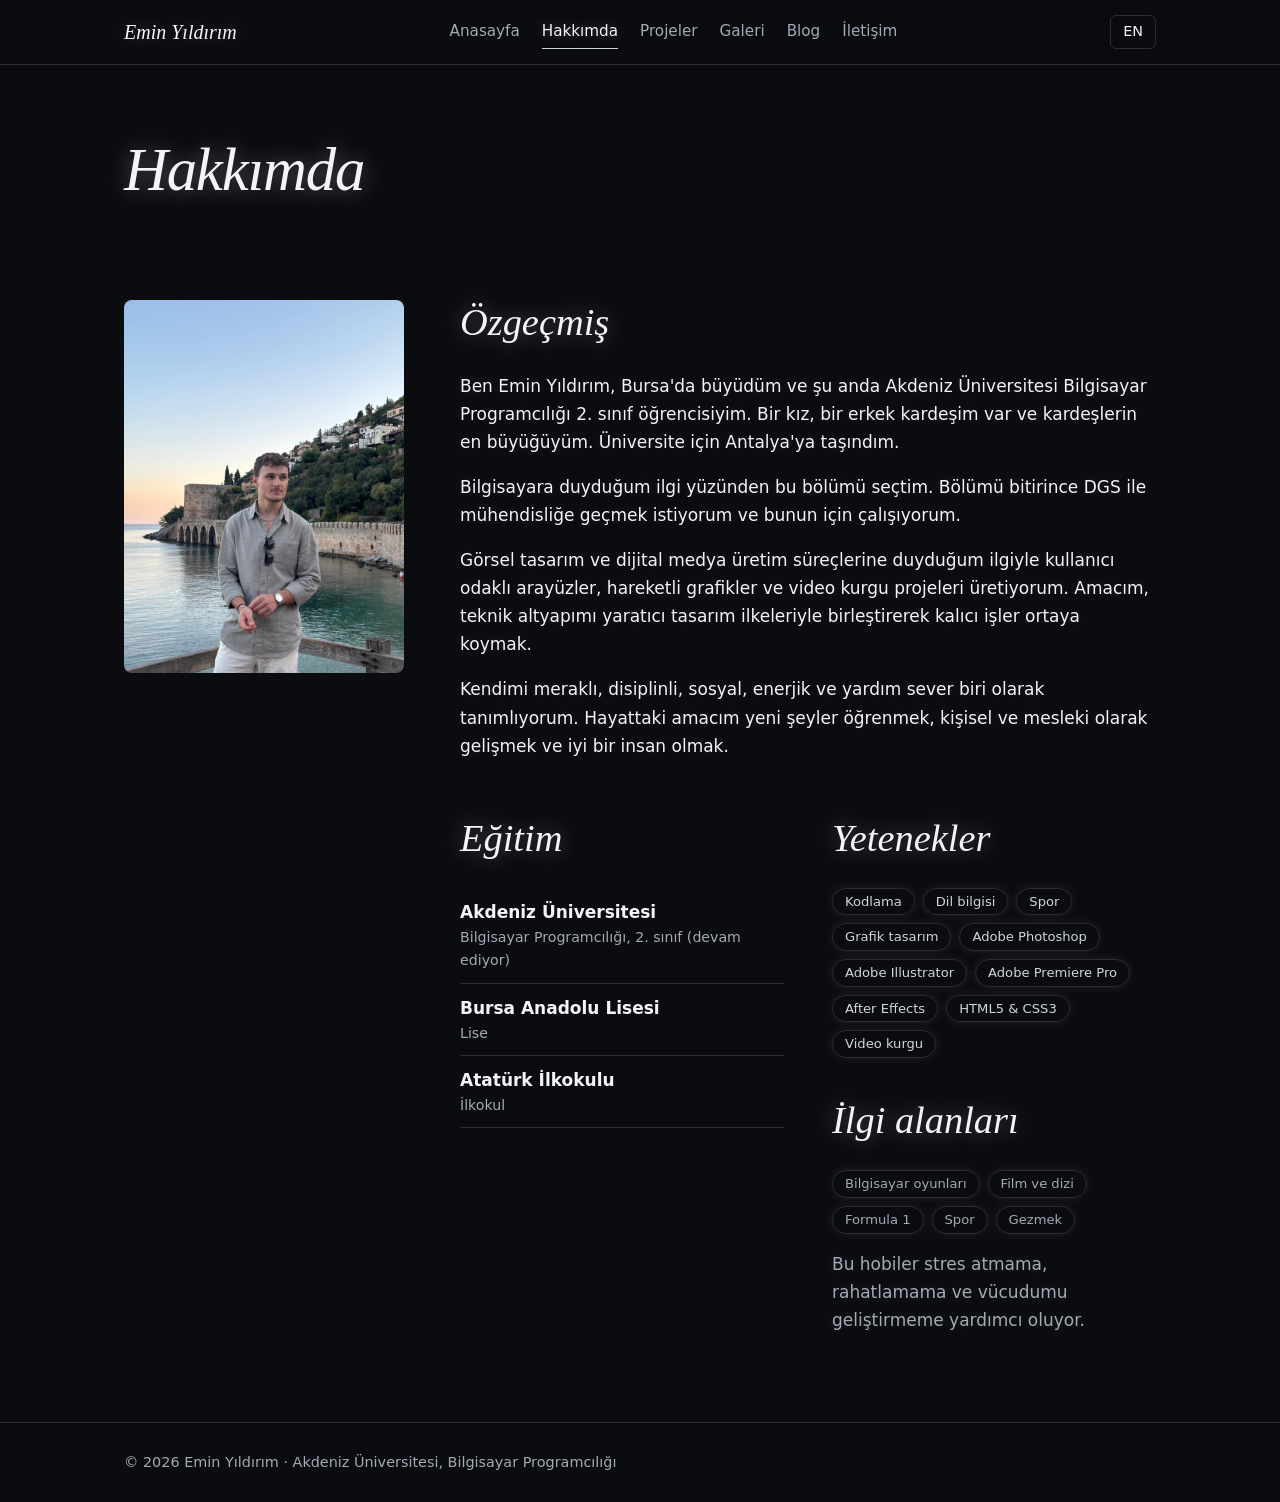
<file: about.html>
<!DOCTYPE html><html lang="tr" class="ld"><head><meta charset="utf-8"><meta name="viewport" content="width=device-width,initial-scale=1"><title data-en="About | Emin Yıldırım">Hakkımda | Emin Yıldırım</title><meta name="theme-color" content="#0b0c0f"><meta name="description" content="Emin Yıldırım’ın özgeçmişi, eğitimi, yetenekleri ve ilgi alanları."><link rel="stylesheet" href="style.css"><style>.ld main{opacity:0}main{transition:opacity .25s}</style><script src="config.js" defer></script><script src="cms.js" defer></script><script src="render.js" defer></script></head><body>
<main><div class="wrap"><h1 class="pt" data-en="About">Hakkımda</h1>
<section class="s" style="border:0"><div class="about"><figure class="ph"><img src="img/vesikalik.jpg" alt="Emin Yıldırım" onerror="this.remove()"></figure>
<div><h2 data-en="Biography">Özgeçmiş</h2><p data-en="I'm Emin Yıldırım, I grew up in Bursa, and I'm a second-year Computer Programming student at Akdeniz University. I have a sister and a brother, and I'm the eldest. I moved to Antalya for university.">Ben Emin Yıldırım, Bursa'da büyüdüm ve şu anda Akdeniz Üniversitesi Bilgisayar Programcılığı 2. sınıf öğrencisiyim. Bir kız, bir erkek kardeşim var ve kardeşlerin en büyüğüyüm. Üniversite için Antalya'ya taşındım.</p><p data-en="My interest in computers led me to this program. After graduating, I want to move on to engineering through the DGS exam, and I'm preparing for it.">Bilgisayara duyduğum ilgi yüzünden bu bölümü seçtim. Bölümü bitirince DGS ile mühendisliğe geçmek istiyorum ve bunun için çalışıyorum.</p><p data-en="Driven by an interest in visual design and digital media production, I create user-centered interfaces, motion graphics and video editing projects. My goal is to combine technical skills with strong design principles to build lasting work.">Görsel tasarım ve dijital medya üretim süreçlerine duyduğum ilgiyle kullanıcı odaklı arayüzler, hareketli grafikler ve video kurgu projeleri üretiyorum. Amacım, teknik altyapımı yaratıcı tasarım ilkeleriyle birleştirerek kalıcı işler ortaya koymak.</p><p data-en="I describe myself as curious, disciplined, sociable, energetic and helpful. My purpose in life is to learn new things, grow personally and professionally, and be a good person.">Kendimi meraklı, disiplinli, sosyal, enerjik ve yardım sever biri olarak tanımlıyorum. Hayattaki amacım yeni şeyler öğrenmek, kişisel ve mesleki olarak gelişmek ve iyi bir insan olmak.</p>
<div class="cols"><div><h2 data-en="Education">Eğitim</h2><ul class="plain">
<li><b data-en="Akdeniz University">Akdeniz Üniversitesi</b><small data-en="Computer Programming, 2nd year (ongoing)">Bilgisayar Programcılığı, 2. sınıf (devam ediyor)</small></li><li><b data-en="Bursa Anatolian High School">Bursa Anadolu Lisesi</b><small data-en="High school">Lise</small></li><li><b data-en="Atatürk Primary School">Atatürk İlkokulu</b><small data-en="Primary school">İlkokul</small></li></ul></div>
<div><h2 data-en="Skills">Yetenekler</h2><div class="pills"><span data-en="Coding">Kodlama</span><span data-en="Language skills">Dil bilgisi</span><span data-en="Sport">Spor</span><span data-en="Graphic design">Grafik tasarım</span><span data-en="Adobe Photoshop">Adobe Photoshop</span><span data-en="Adobe Illustrator">Adobe Illustrator</span><span data-en="Adobe Premiere Pro">Adobe Premiere Pro</span><span data-en="After Effects">After Effects</span><span data-en="HTML5 &amp; CSS3">HTML5 &amp; CSS3</span><span data-en="Video editing">Video kurgu</span></div><h2 style="margin-top:40px" data-en="Interests">İlgi alanları</h2><div class="pills t"><span data-en="Computer games">Bilgisayar oyunları</span><span data-en="Films and series">Film ve dizi</span><span data-en="Formula 1">Formula 1</span><span data-en="Sport">Spor</span><span data-en="Traveling">Gezmek</span></div><p class="mu" style="margin-top:16px" data-en="These hobbies help me let off stress, relax and build my body.">Bu hobiler stres atmama, rahatlamama ve vücudumu geliştirmeme yardımcı oluyor.</p></div></div></div></div></section></div></main></body></html>
</file>
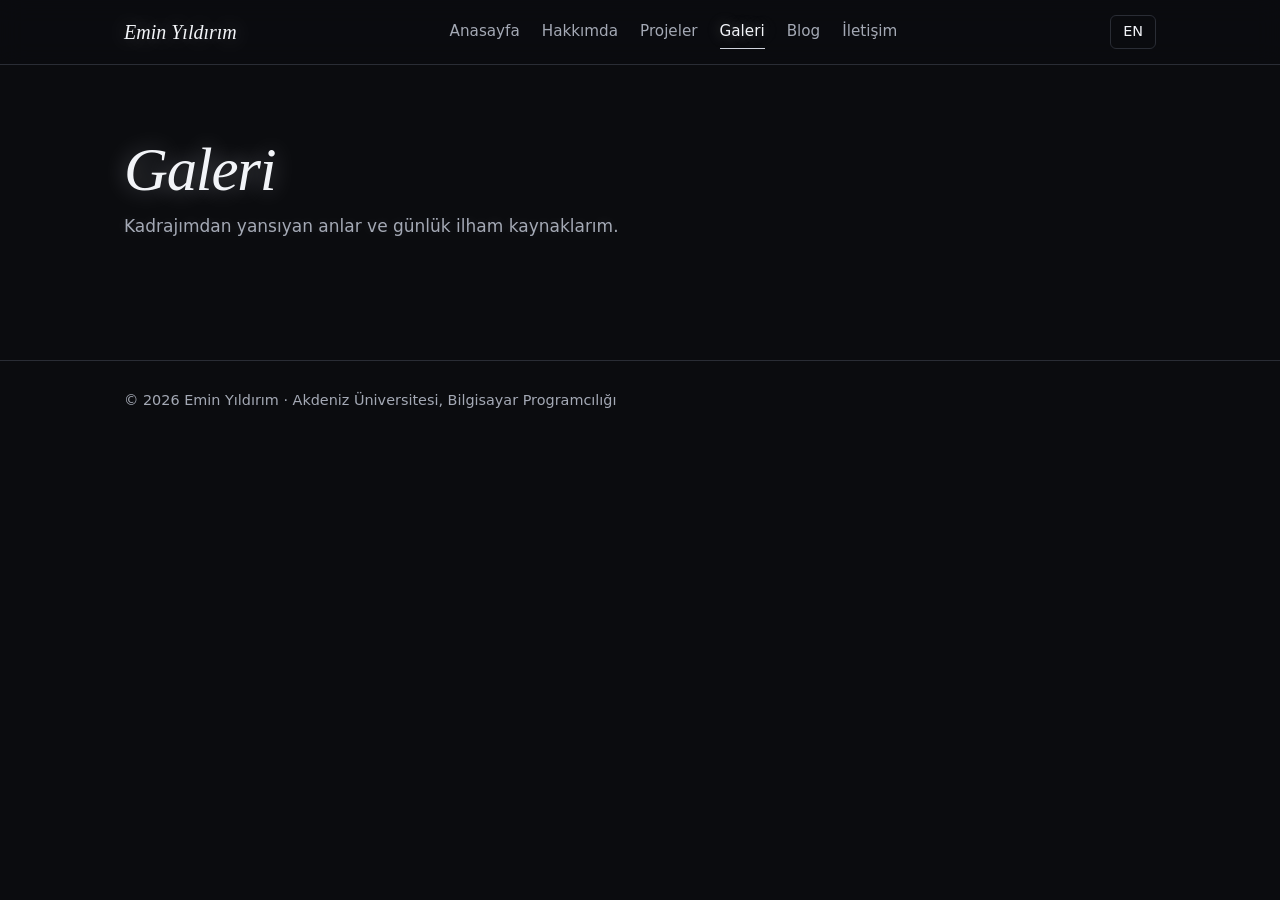
<file: gallery.html>
<!DOCTYPE html><html lang="tr" class="ld"><head><meta charset="utf-8"><meta name="viewport" content="width=device-width,initial-scale=1"><title data-en="Gallery | Emin Yıldırım">Galeri | Emin Yıldırım</title><meta name="theme-color" content="#0b0c0f"><meta name="description" content="Beni yansıtan fotoğraflardan seçmeler."><link rel="stylesheet" href="style.css"><style>.ld main{opacity:0}main{transition:opacity .25s}</style><script src="config.js" defer></script><script src="cms.js" defer></script><script src="render.js" defer></script></head><body>
<main><div class="wrap"><h1 class="pt" data-en="Gallery">Galeri</h1><p class="lead" data-en="Moments through my lens and everyday sources of visual inspiration.">Kadrajımdan yansıyan anlar ve günlük ilham kaynaklarım.</p><section class="s" style="border:0;padding-top:32px"><div class="gal full">{{GALLERYALL}}</div></section></div></main></body></html>
</file>
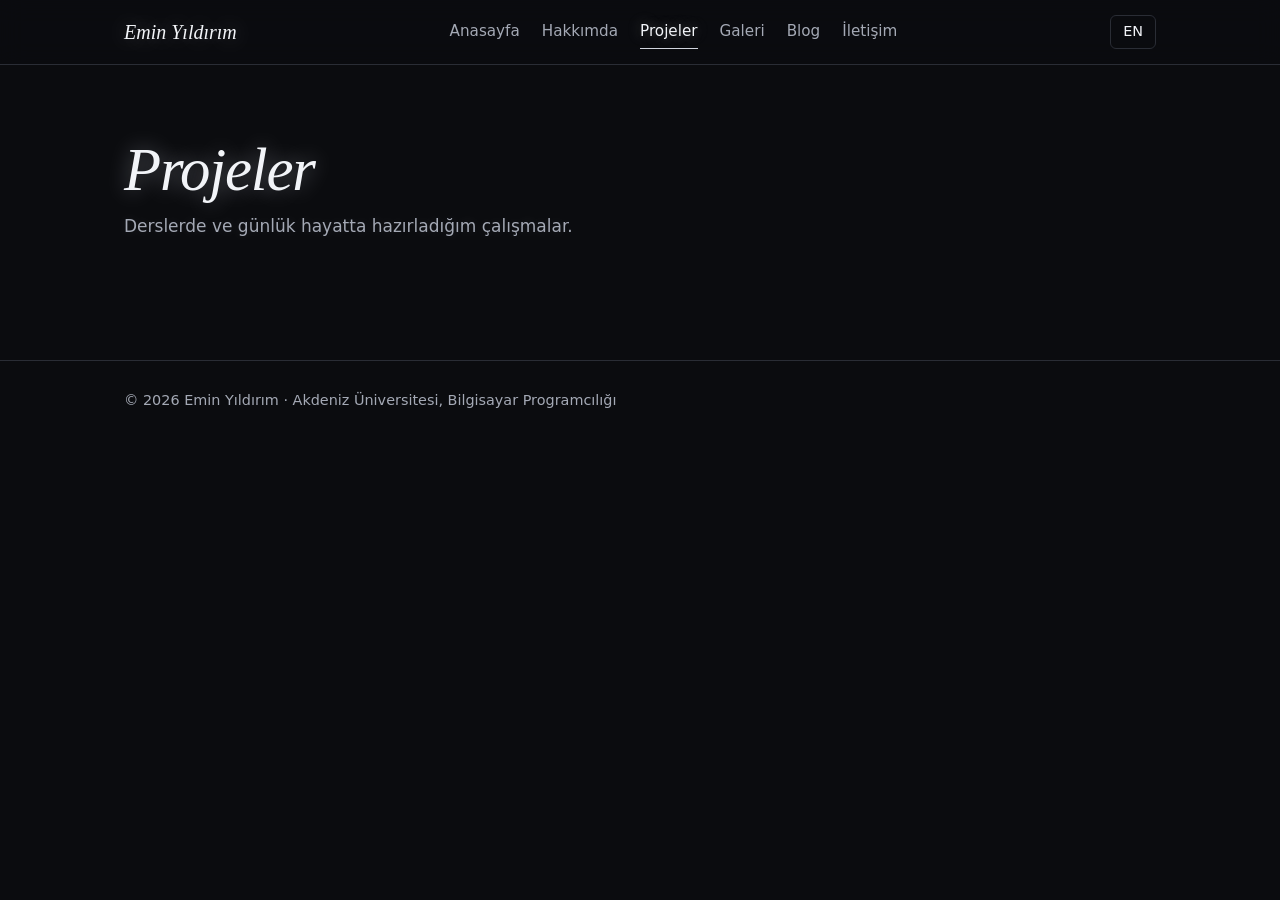
<file: projects.html>
<!DOCTYPE html><html lang="tr" class="ld"><head><meta charset="utf-8"><meta name="viewport" content="width=device-width,initial-scale=1"><title data-en="Projects | Emin Yıldırım">Projeler | Emin Yıldırım</title><meta name="theme-color" content="#0b0c0f"><meta name="description" content="Grafik animasyon, multimedya ve web projeleri."><link rel="stylesheet" href="style.css"><style>.ld main{opacity:0}main{transition:opacity .25s}</style><script src="config.js" defer></script><script src="cms.js" defer></script><script src="render.js" defer></script></head><body>
<main><div class="wrap"><h1 class="pt" data-en="Projects">Projeler</h1><p class="lead" data-en="Work I made in classes and in everyday life.">Derslerde ve günlük hayatta hazırladığım çalışmalar.</p><section class="s" style="border:0;padding-top:32px">{{PROJECTS}}</section></div></main></body></html>
</file>
<file: style.css>
:root{--bg:#0b0c0f;--surf:#13151a;--line:#2a2d35;--tx:#f2f4f8;--mu:#a4a9b5;--ac:#d0d4dd;--serif:Georgia,"Times New Roman",serif;--sans:system-ui,-apple-system,"Segoe UI",Roboto,sans-serif;color-scheme:dark}
*,*::before,*::after{box-sizing:border-box;margin:0;padding:0}
html{scroll-behavior:smooth}
body{background:var(--bg);color:var(--tx);font:17px/1.65 var(--sans);-webkit-font-smoothing:antialiased}
a{color:inherit}
:focus-visible{outline:2px solid var(--ac);outline-offset:3px}
img{max-width:100%;display:block}
.wrap{max-width:1080px;margin:0 auto;padding:0 24px}
header{position:sticky;top:0;z-index:20;background:rgba(11,12,15,.8);backdrop-filter:blur(12px);border-bottom:1px solid var(--line)}
header .wrap{display:flex;align-items:center;justify-content:space-between;height:64px;gap:16px}
.brand{font:italic 1.25rem var(--serif);text-decoration:none}
nav{display:flex;gap:22px;align-items:center}
nav a{text-decoration:none;color:var(--mu);font-size:.95rem;padding:4px 0;border-bottom:1px solid transparent}
nav a:hover,nav a.on{color:var(--tx);border-color:var(--ac)}
.tools{display:flex;gap:8px;align-items:center}
button{font:inherit;cursor:pointer}
#lg,#mn{background:none;color:var(--tx);border:1px solid var(--line);border-radius:6px;padding:4px 12px;font-size:.9rem}
#lg:hover,#mn:hover{border-color:var(--ac)}
#mn{display:none}
.hero{position:relative;min-height:calc(100svh - 64px);display:grid;place-items:center;overflow:hidden;background:radial-gradient(circle at 50% 48%,#1b1d23 0%,#0e0f13 48%,#08090b 100%);--px:50%;--py:50%;--focus:0;--spot-r:260px}
.stack{position:relative;z-index:3;max-width:860px;padding:2.25rem;text-align:center}
.under,.spot{grid-area:1/1}
.under{opacity:.72;filter:drop-shadow(0 0 24px rgba(205,210,220,.18))}
.spot{opacity:calc(.18 + var(--focus)*.82);filter:drop-shadow(0 0 28px rgba(228,232,242,.36));-webkit-mask-image:radial-gradient(circle var(--spot-r) at var(--px) var(--py),#000 0%,rgba(0,0,0,.55) 46%,transparent 80%);mask-image:radial-gradient(circle var(--spot-r) at var(--px) var(--py),#000 0%,rgba(0,0,0,.55) 46%,transparent 80%)}
.hl{font:700 clamp(2.4rem,7.5vw,5.4rem)/1.04 var(--sans);letter-spacing:-.04em;color:#fff;filter:drop-shadow(0 0 22px rgba(232,236,246,.4))}
.hl .gr{background:linear-gradient(90deg,#fff 0%,#c9cdd6 55%,#9aa0ad 100%);-webkit-background-clip:text;background-clip:text;color:transparent}
.role{font-size:clamp(1.1rem,2.4vw,1.5rem);color:#fff;margin:1.5rem auto 0;text-shadow:0 0 16px rgba(230,234,245,.4)}
.cap{color:var(--mu);margin:1rem auto 0;font-size:clamp(1rem,2vw,1.15rem);max-width:56ch}
.hero canvas{position:absolute;inset:0;width:100%;height:100%;z-index:1;pointer-events:none}
.cta{display:flex;gap:12px;flex-wrap:wrap;justify-content:center;margin-top:30px}
.hint{position:absolute;bottom:2.4vh;z-index:3;color:var(--mu);font-size:.85rem}
.btn{display:inline-block;text-decoration:none;padding:11px 24px;border-radius:999px;border:1px solid var(--line);color:var(--tx);background:#15161a;font-weight:600;font-size:.95rem}
.btn:hover{background:var(--ac);color:#07080c}
.btn.fill{background:var(--ac);border-color:var(--ac);color:#0b0c0f}
.btn.fill:hover{background:#fff}
section.s{padding:88px 0}
section.s+section.s{border-top:1px solid var(--line)}
h1.pt{font:italic 400 clamp(2.2rem,6vw,3.8rem)/1.1 var(--serif);letter-spacing:-.02em;padding:72px 0 8px}
h2{font:italic 400 clamp(1.7rem,4vw,2.4rem)/1.15 var(--serif);margin-bottom:28px}
h3{font:600 1.15rem/1.3 var(--sans)}
.lead{color:var(--mu);max-width:60ch}
p{max-width:65ch}p+p{margin-top:1em}
.mu{color:var(--mu)}
.row{display:grid;grid-template-columns:5fr 6fr;gap:40px;align-items:center;padding:36px 0;border-top:1px solid var(--line)}
.row:first-of-type{border-top:0}
.ph{position:relative;overflow:hidden;border-radius:8px;background:linear-gradient(135deg,#23262d,#0e0f13);aspect-ratio:4/3}
.ph img{position:absolute;inset:0;width:100%;height:100%;object-fit:cover}
.ph figcaption{position:absolute;left:0;right:0;bottom:0;padding:28px 14px 12px;font-size:.9rem;background:linear-gradient(transparent,rgba(7,8,12,.85))}
.pills{display:flex;flex-wrap:wrap;gap:8px;margin-top:14px}
.pills span{font-size:.82rem;color:var(--ac);border:1px solid var(--line);border-radius:999px;padding:2px 12px}
.pills.t span{color:var(--mu)}
.gal{display:grid;grid-template-columns:repeat(3,1fr);grid-auto-rows:190px;gap:12px}
.gal .ph{aspect-ratio:auto}
.gal .ph:first-child{grid-column:span 2;grid-row:span 2}
.gal.full{grid-auto-rows:240px}
.about{display:grid;grid-template-columns:280px 1fr;gap:56px;align-items:start}
.about .ph{aspect-ratio:3/4;position:sticky;top:96px}
ul.plain{list-style:none}
ul.plain li{padding:10px 0;border-bottom:1px solid var(--line)}
ul.plain small{display:block;color:var(--mu)}
.cols{display:grid;grid-template-columns:1fr 1fr;gap:48px;margin-top:56px}
article{padding:44px 0;border-top:1px solid var(--line)}
article h2{margin-bottom:10px}
.meta{color:var(--mu);font-size:.9rem}
.contact{display:grid;grid-template-columns:1fr 1fr;gap:48px;padding-top:32px}
dl dt{color:var(--mu);font-size:.9rem;margin-top:18px}
dl dd a{color:var(--ac)}
form{display:grid;gap:14px}
label{display:grid;gap:6px;color:var(--mu);font-size:.9rem}
input,textarea{font:inherit;color:var(--tx);background:var(--surf);border:1px solid var(--line);border-radius:6px;padding:10px 12px}
input:focus,textarea:focus{border-color:var(--ac);outline:0}
textarea{min-height:130px;resize:vertical}
form .btn{justify-self:start}
iframe{width:100%;height:340px;border:0;border-radius:8px;margin:48px 0 88px;filter:grayscale(.4) invert(.9) hue-rotate(180deg)}
footer{border-top:1px solid var(--line);padding:28px 0;color:var(--mu);font-size:.9rem}
@media(max-width:820px){
#mn{display:block}
nav{display:none;position:absolute;top:64px;left:0;right:0;flex-direction:column;align-items:flex-start;gap:0;background:var(--bg);border-bottom:1px solid var(--line);padding:8px 24px 16px}
nav.open{display:flex}nav a{padding:10px 0;width:100%}
.row,.about,.cols,.contact{grid-template-columns:1fr;gap:28px}
.about .ph{position:static;max-width:260px}
.gal{grid-template-columns:1fr 1fr;grid-auto-rows:150px}
.gal .ph:first-child{grid-column:span 2;grid-row:span 1}
section.s{padding:60px 0}
.hint{display:none}
}
@media(prefers-reduced-motion:reduce){html{scroll-behavior:auto}}

b{font-weight:600}kbd,code{font:.85em ui-monospace,Menlo,Consolas,monospace;border:1px solid var(--line);border-radius:4px;padding:0 6px;background:var(--surf)}

/*GLOW*/h1.pt,h2,.brand{text-shadow:0 0 22px rgba(228,232,244,.38)}
h3,nav a:hover,nav a.on{text-shadow:0 0 14px rgba(228,232,244,.35)}
p,.lead{text-shadow:0 0 12px rgba(228,232,244,.14)}
.btn{box-shadow:0 0 14px rgba(220,226,240,.12)}
.btn.fill{box-shadow:0 0 20px rgba(228,232,244,.4)}
.btn:hover{box-shadow:0 0 24px rgba(228,232,244,.5)}
.pills span{box-shadow:0 0 10px rgba(220,226,240,.1)}

.hero canvas{-webkit-mask-image:radial-gradient(ellipse var(--mrx,40%) var(--mry,30%) at var(--mcx,50%) var(--mcy,50%),rgba(0,0,0,.07) 0%,rgba(0,0,0,.07) 50%,#000 100%);mask-image:radial-gradient(ellipse var(--mrx,40%) var(--mry,30%) at var(--mcx,50%) var(--mcy,50%),rgba(0,0,0,.07) 0%,rgba(0,0,0,.07) 50%,#000 100%)}

/*CMS*/[hidden]{display:none!important}
.skip{position:absolute;left:-999px;top:8px;z-index:50;background:var(--ac);color:#0b0c0f;padding:8px 14px;border-radius:6px}.skip:focus{left:16px}
.gal a.ph{text-decoration:none}.gal .fc{position:absolute;left:0;right:0;bottom:0;padding:28px 14px 12px;font-size:.9rem;background:linear-gradient(transparent,rgba(7,8,12,.85))}
.gal.full figcaption b{display:block}.gal.full figure{cursor:zoom-in}
.lst{display:grid}.lst a{display:flex;justify-content:space-between;align-items:center;gap:16px;padding:16px 0;border-bottom:1px solid var(--line);text-decoration:none}
.lst a:hover span:first-child{color:var(--ac)}
.tag{font-size:.82rem;color:var(--mu);border:1px solid var(--line);border-radius:999px;padding:2px 12px;background:none;white-space:nowrap}
.fl{display:flex;flex-wrap:wrap;gap:8px;margin:28px 0 8px}.tag.f{cursor:pointer;padding:5px 14px}.tag.f:hover{color:var(--tx)}.tag.f.on{background:var(--ac);border-color:var(--ac);color:#0b0c0f}
.post .body{white-space:pre-line;margin-top:20px}
.lb{position:fixed;inset:0;z-index:60;background:rgba(5,6,8,.92);display:grid;place-items:center;padding:24px;cursor:zoom-out}
.lb img{max-height:80vh;max-width:100%;border-radius:8px}.lb p{color:var(--mu);margin-top:14px;text-align:center}
@media(max-width:820px){.lst a{flex-direction:column;align-items:flex-start;gap:6px}}
</file>
